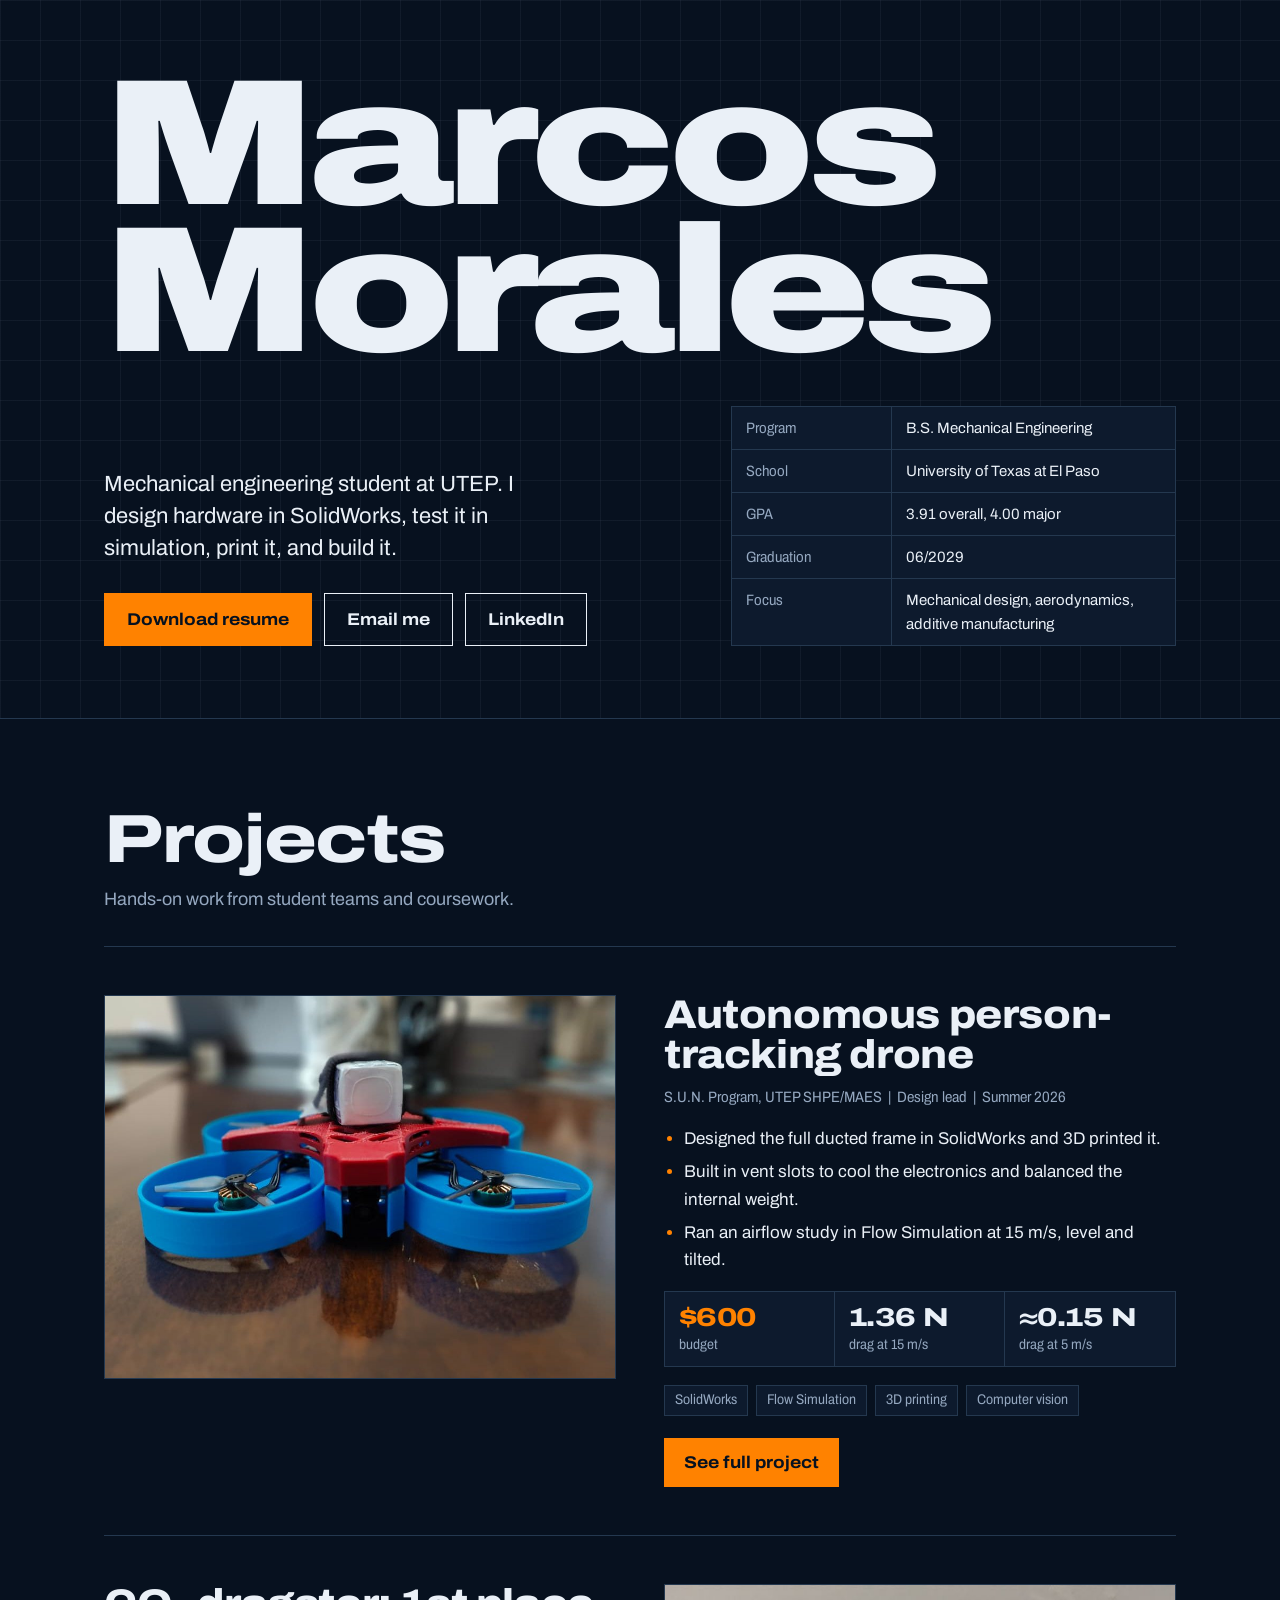
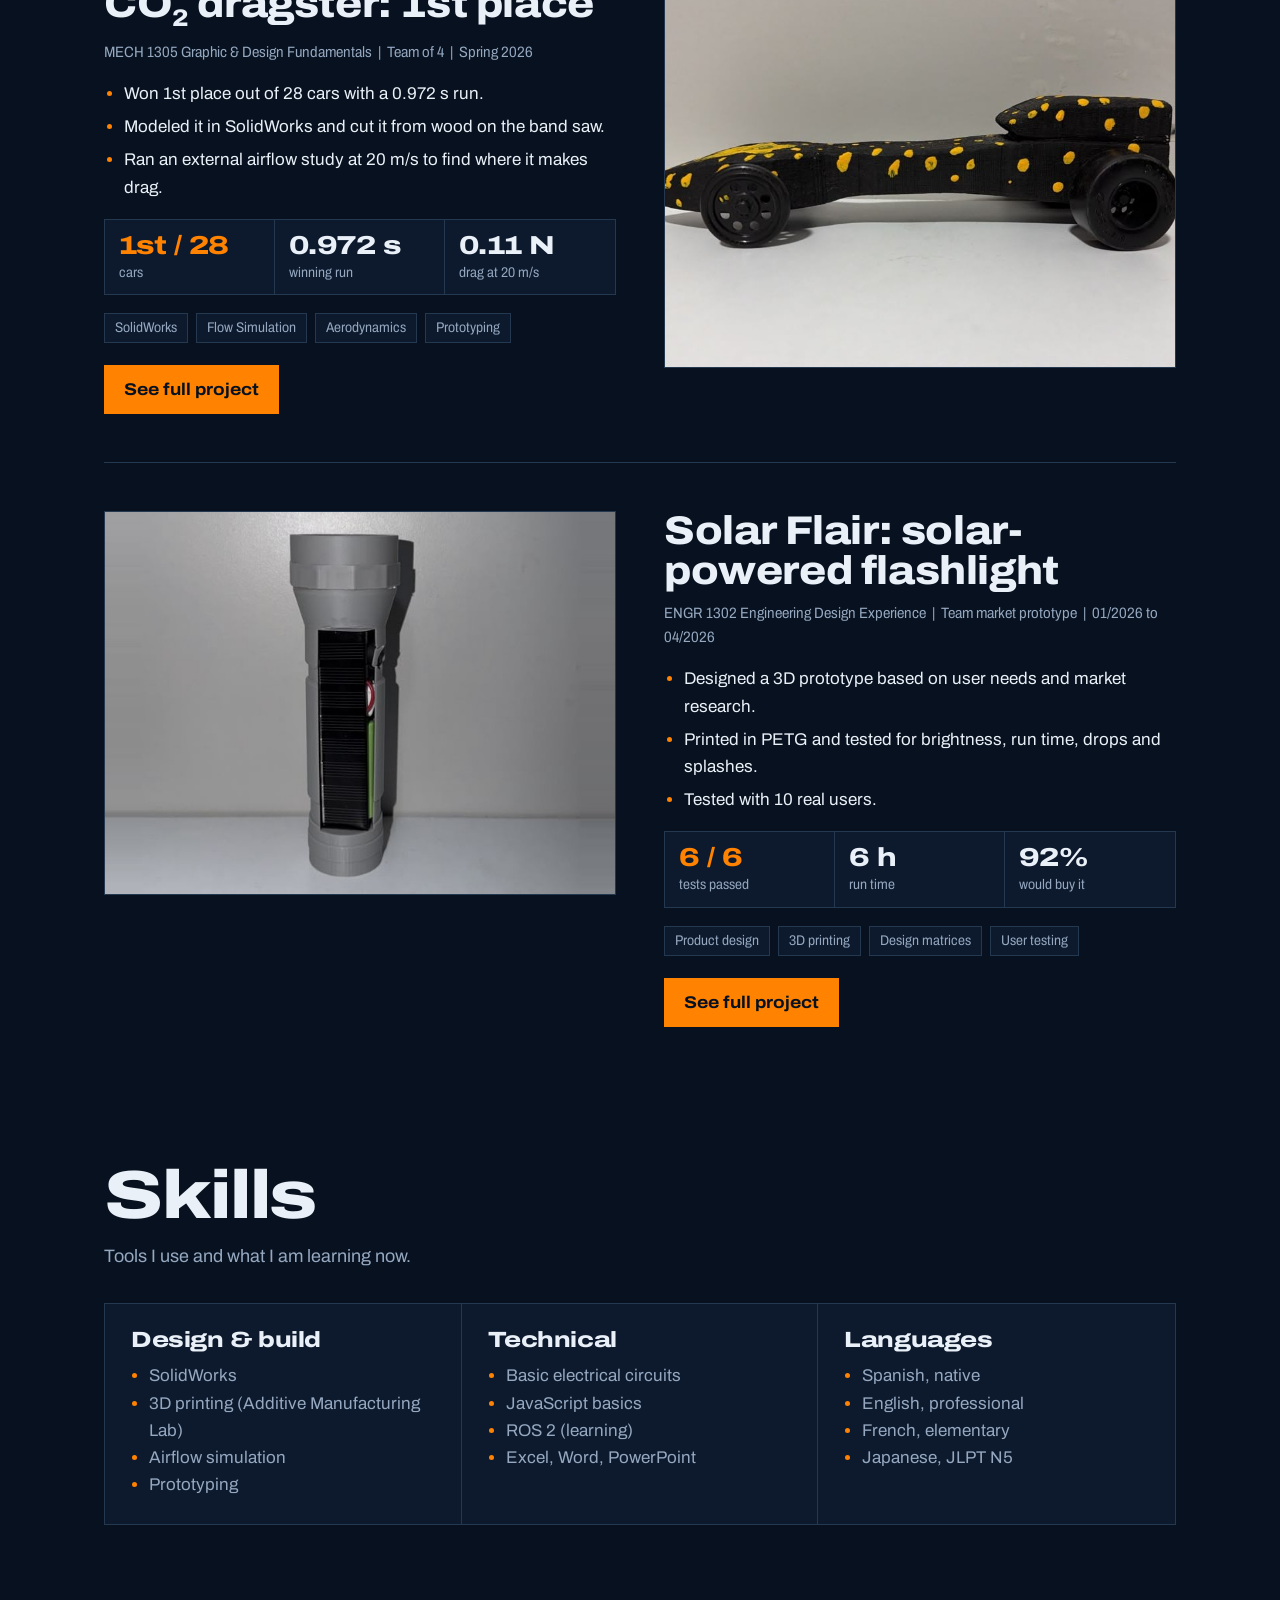
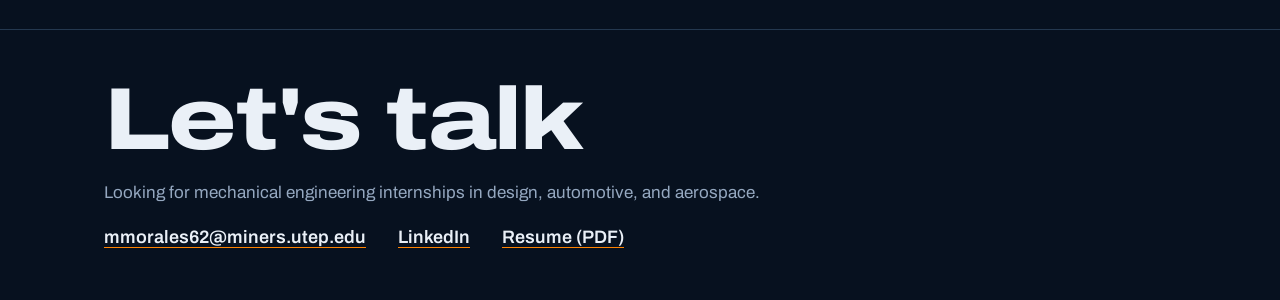
<file: index.html>
<!doctype html>
<html lang="en">
<head>
<meta charset="utf-8">
<meta name="viewport" content="width=device-width, initial-scale=1">
<meta name="theme-color" content="#07111F">
<title>Marcos Morales | Mechanical Engineering Portfolio</title>
<meta name="description" content="Mechanical engineering student at UTEP. Drone, dragster, and product design projects.">
<link rel="preconnect" href="https://fonts.googleapis.com">
<link rel="preconnect" href="https://fonts.gstatic.com" crossorigin>
<link href="https://fonts.googleapis.com/css2?family=Archivo:ital,wdth,wght@0,62..125,100..900;1,62..125,100..900&display=swap" rel="stylesheet">
<link rel="stylesheet" href="css/site.css?v=4">
</head>
<body class="home">

<header class="hero">
  <div class="wrap">
    <h1>Marcos<br>Morales</h1>
    <div class="home-row">
      <div>
        <p class="lede">Mechanical engineering student at UTEP. I design hardware in SolidWorks, test it in simulation, print it, and build it.</p>
        <div class="actions">
          <a class="btn primary" href="resume.pdf?v=5">Download resume</a>
          <a class="btn" href="mailto:mmorales62@miners.utep.edu">Email me</a>
          <a class="btn" href="https://www.linkedin.com/in/marcos-morales-8246943b0/">LinkedIn</a>
        </div>
      </div>
      <table class="titleblock" aria-label="Quick facts">
        <tr><td>Program</td><td>B.S. Mechanical Engineering</td></tr>
        <tr><td>School</td><td>University of Texas at El Paso</td></tr>
        <tr><td>GPA</td><td>3.91 overall, 4.00 major</td></tr>
        <tr><td>Graduation</td><td>06/2029</td></tr>
        <tr><td>Focus</td><td>Mechanical design, aerodynamics, additive manufacturing</td></tr>
      </table>
    </div>
  </div>
</header>

<main class="wrap">
  <section id="projects" aria-labelledby="projects-title">
    <h2 id="projects-title">Projects</h2>
    <p class="section-note">Hands-on work from student teams and coursework.</p>

    <article class="project has-page">
      <div class="shot">
        <img src="images/drone/card.jpg" alt="Finished ducted drone with a blue frame and red top cover, seen from the front" loading="lazy">
        <div class="placeholder"><span>Add photo</span></div>
      </div>
      <div>
        <h3><a class="project-link" href="projects/drone.html">Autonomous person-tracking drone</a></h3>
        <p class="meta">S.U.N. Program, UTEP SHPE/MAES &nbsp;|&nbsp; Design lead &nbsp;|&nbsp; Summer 2026</p>
        <ul>
          <li>Designed the full ducted frame in SolidWorks and 3D printed it.</li>
          <li>Built in vent slots to cool the electronics and balanced the internal weight.</li>
          <li>Ran an airflow study in Flow Simulation at 15 m/s, level and tilted.</li>
        </ul>
        <div class="card-results" aria-label="Results">
          <div><b>$600</b><span>budget</span></div>
          <div><b>1.36 N</b><span>drag at 15 m/s</span></div>
          <div><b>&asymp;0.15 N</b><span>drag at 5 m/s</span></div>
        </div>
        <ul class="tools"><li>SolidWorks</li><li>Flow Simulation</li><li>3D printing</li><li>Computer vision</li></ul>
        <span class="see-more">See full project</span>
      </div>
    </article>

    <article class="project has-page">
      <div class="shot">
        <img src="images/dragster/card.jpg" alt="Black wooden dragster with yellow dots, seen from the side" loading="lazy">
        <div class="placeholder"><span>Add photo</span></div>
      </div>
      <div>
        <h3><a class="project-link" href="projects/dragster.html">CO<sub>2</sub> dragster: 1st place</a></h3>
        <p class="meta">MECH 1305 Graphic &amp; Design Fundamentals &nbsp;|&nbsp; Team of 4 &nbsp;|&nbsp; Spring 2026</p>
        <ul>
          <li>Won 1st place out of 28 cars with a 0.972 s run.</li>
          <li>Modeled it in SolidWorks and cut it from wood on the band saw.</li>
          <li>Ran an external airflow study at 20 m/s to find where it makes drag.</li>
        </ul>
        <div class="card-results" aria-label="Results">
          <div><b>1st / 28</b><span>cars</span></div>
          <div><b>0.972 s</b><span>winning run</span></div>
          <div><b>0.11 N</b><span>drag at 20 m/s</span></div>
        </div>
        <ul class="tools"><li>SolidWorks</li><li>Flow Simulation</li><li>Aerodynamics</li><li>Prototyping</li></ul>
        <span class="see-more">See full project</span>
      </div>
    </article>

    <article class="project has-page">
      <div class="shot">
        <img src="images/solar-flair/card.jpg" alt="3D printed Solar Flair flashlight prototype" loading="lazy">
        <div class="placeholder"><span>Add photo</span></div>
      </div>
      <div>
        <h3><a class="project-link" href="projects/solar-flair.html">Solar Flair: solar-powered flashlight</a></h3>
        <p class="meta">ENGR 1302 Engineering Design Experience &nbsp;|&nbsp; Team market prototype &nbsp;|&nbsp; 01/2026 to 04/2026</p>
        <ul>
          <li>Designed a 3D prototype based on user needs and market research.</li>
          <li>Printed in PETG and tested for brightness, run time, drops and splashes.</li>
          <li>Tested with 10 real users.</li>
        </ul>
        <div class="card-results" aria-label="Results">
          <div><b>6 / 6</b><span>tests passed</span></div>
          <div><b>6 h</b><span>run time</span></div>
          <div><b>92%</b><span>would buy it</span></div>
        </div>
        <ul class="tools"><li>Product design</li><li>3D printing</li><li>Design matrices</li><li>User testing</li></ul>
        <span class="see-more">See full project</span>
      </div>
    </article>
  </section>

  <section id="skills" aria-labelledby="skills-title">
    <h2 id="skills-title">Skills</h2>
    <p class="section-note">Tools I use and what I am learning now.</p>
    <div class="skills">
      <div>
        <h4>Design &amp; build</h4>
        <ul>
          <li>SolidWorks</li>
          <li>3D printing (Additive Manufacturing Lab)</li>
          <li>Airflow simulation</li>
          <li>Prototyping</li>
        </ul>
      </div>
      <div>
        <h4>Technical</h4>
        <ul>
          <li>Basic electrical circuits</li>
          <li>JavaScript basics</li>
          <li>ROS 2 (learning)</li>
          <li>Excel, Word, PowerPoint</li>
        </ul>
      </div>
      <div>
        <h4>Languages</h4>
        <ul>
          <li>Spanish, native</li>
          <li>English, professional</li>
          <li>French, elementary</li>
          <li>Japanese, JLPT N5</li>
        </ul>
      </div>
    </div>
  </section>
</main>

<footer>
  <div class="wrap">
    <h2>Let's talk</h2>
    <p>Looking for mechanical engineering internships in design, automotive, and aerospace.</p>
    <div class="contact">
      <a href="mailto:mmorales62@miners.utep.edu">mmorales62@miners.utep.edu</a>
      <a href="https://www.linkedin.com/in/marcos-morales-8246943b0/">LinkedIn</a>
      <a href="resume.pdf?v=5">Resume (PDF)</a>
    </div>
  </div>
</footer>

<script>
  document.querySelectorAll('.shot img').forEach(function (img) {
    function mark() { img.parentElement.classList.add('missing'); }
    if (img.complete && img.naturalWidth === 0) mark();
    img.addEventListener('error', mark);
  });
</script>
</body>
</html>
</file>
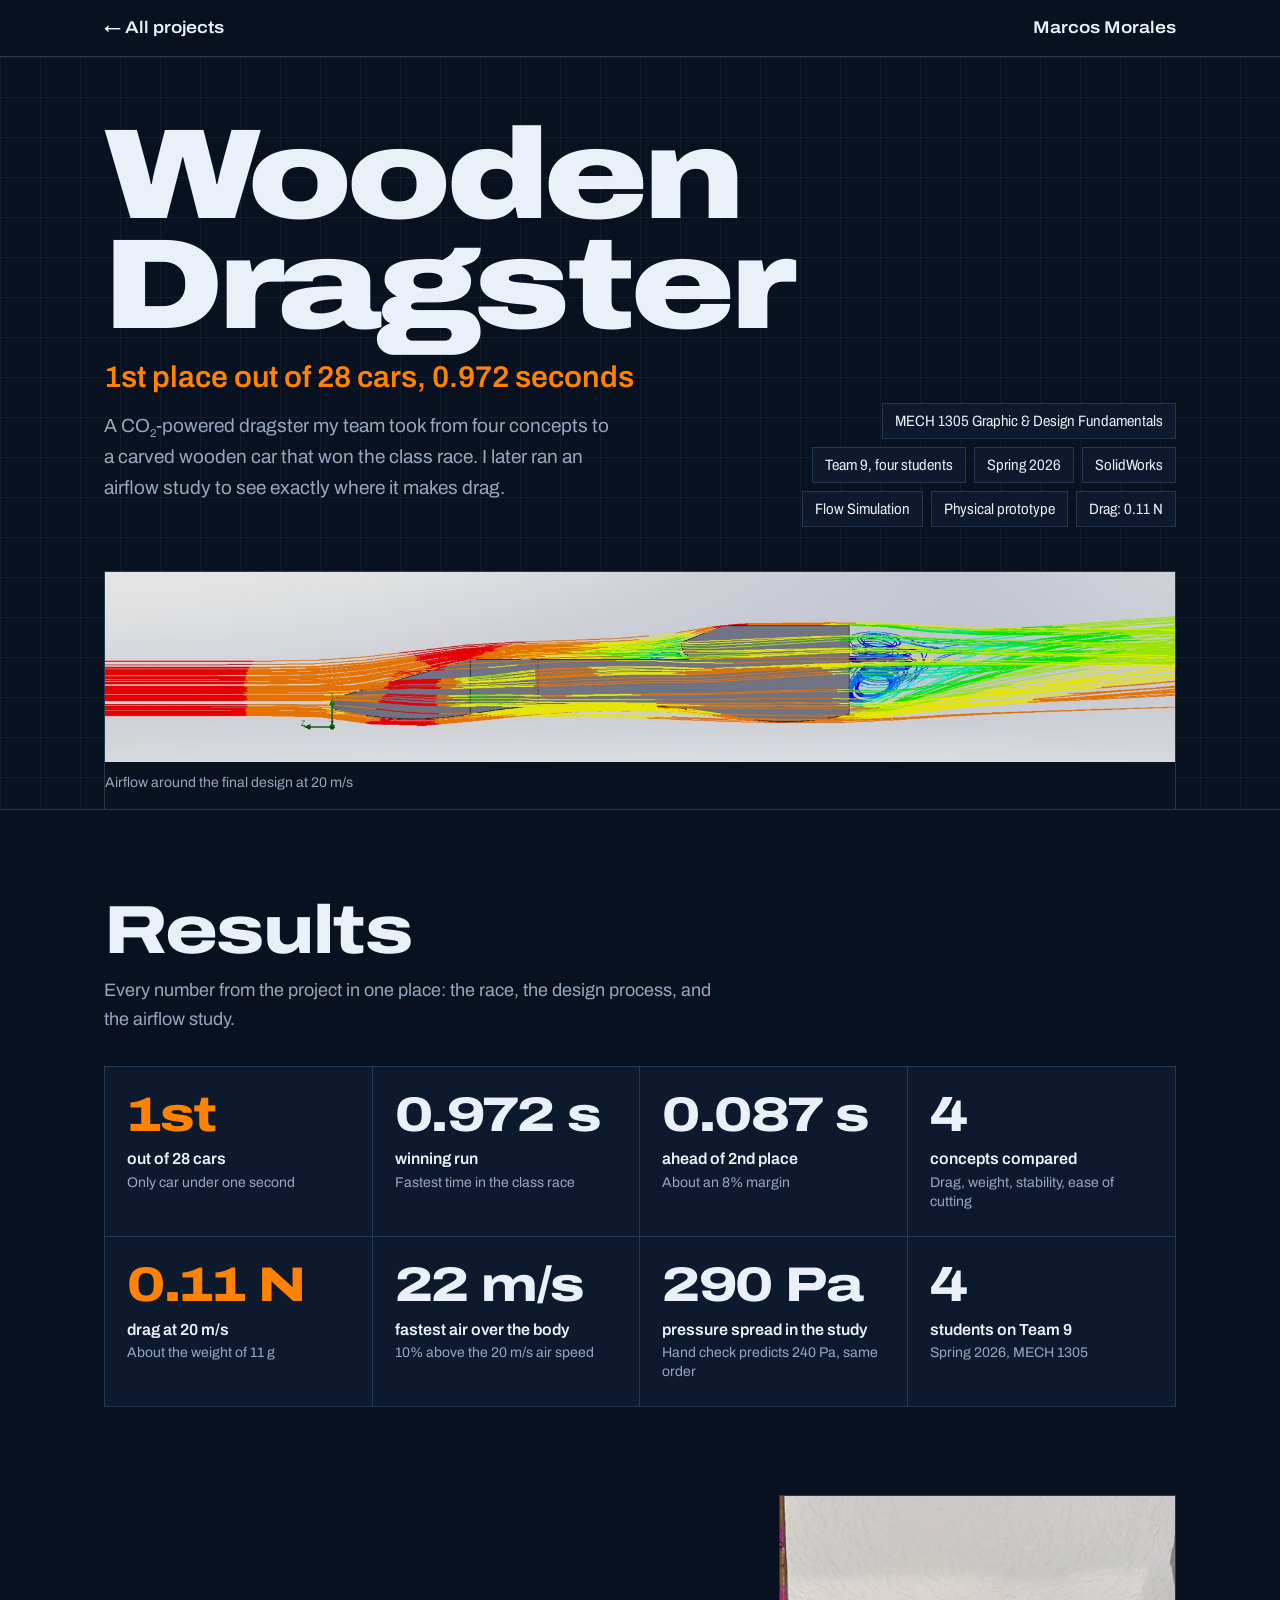
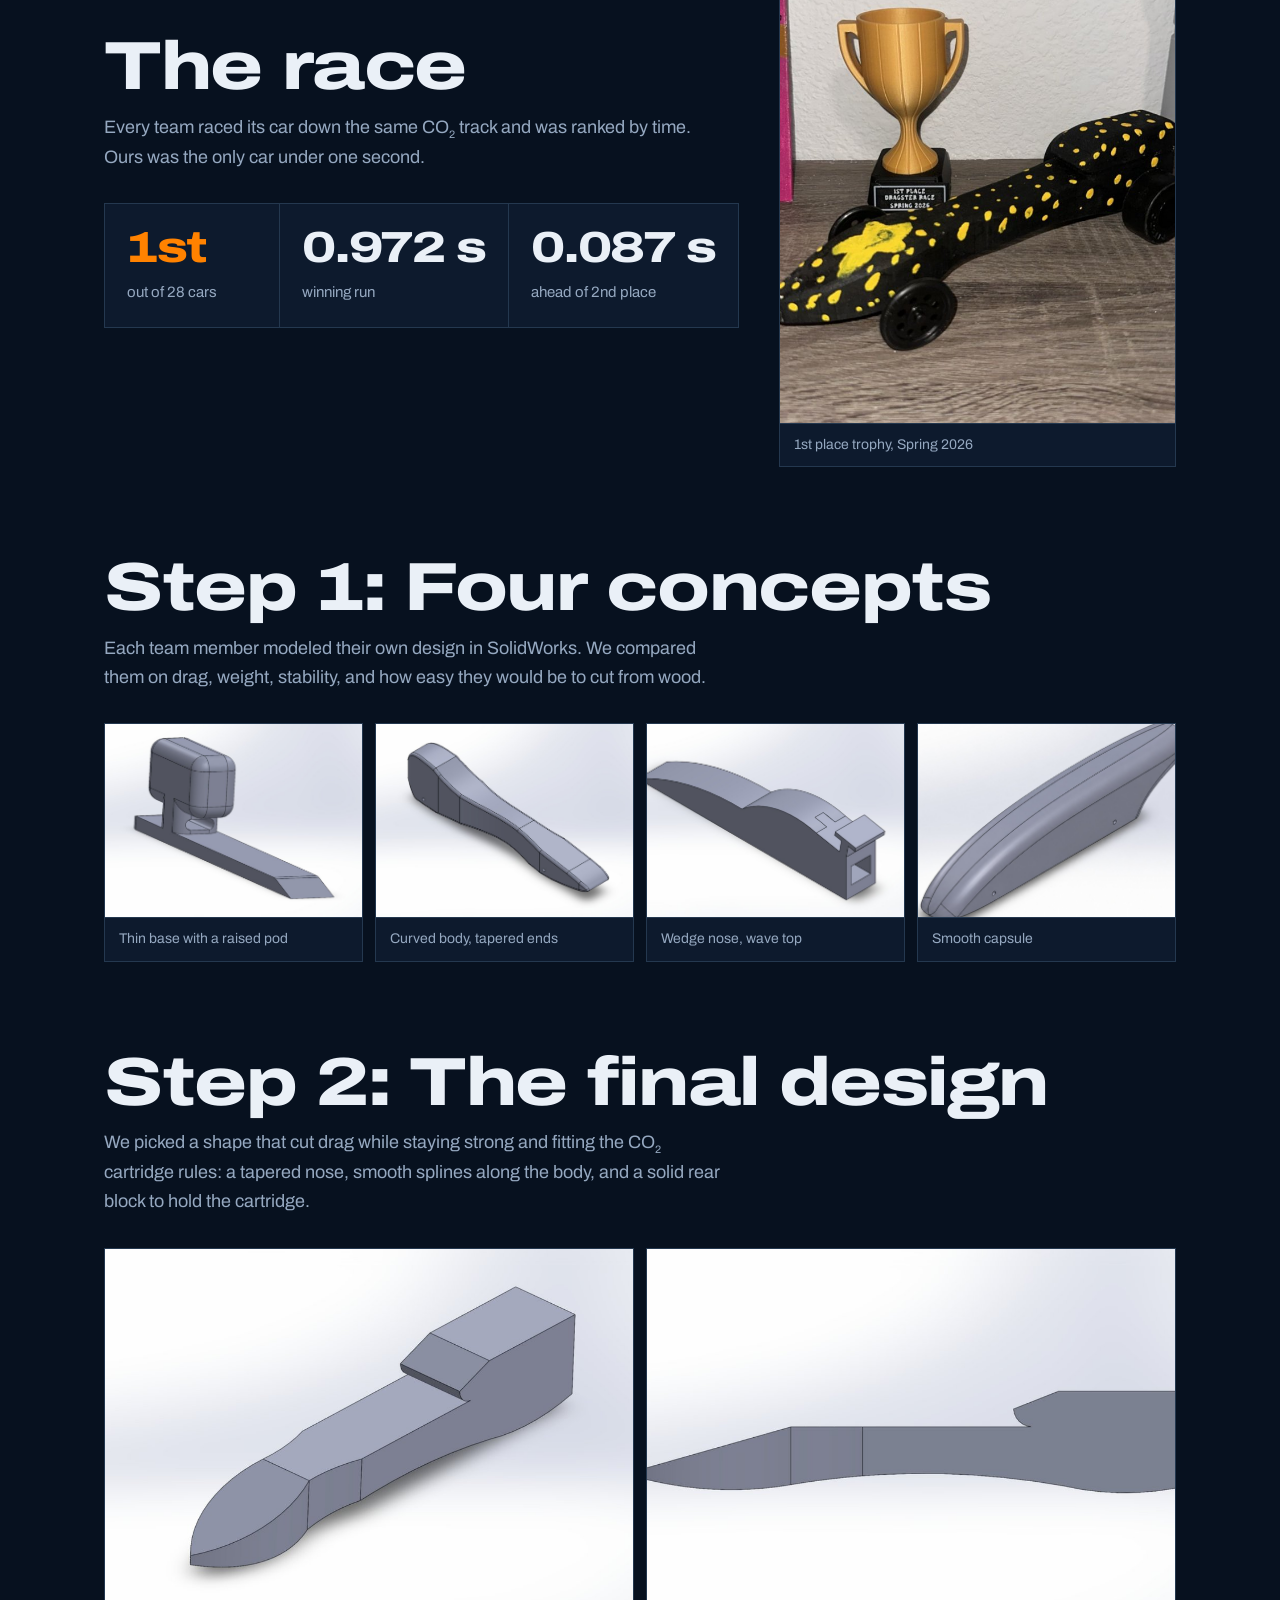
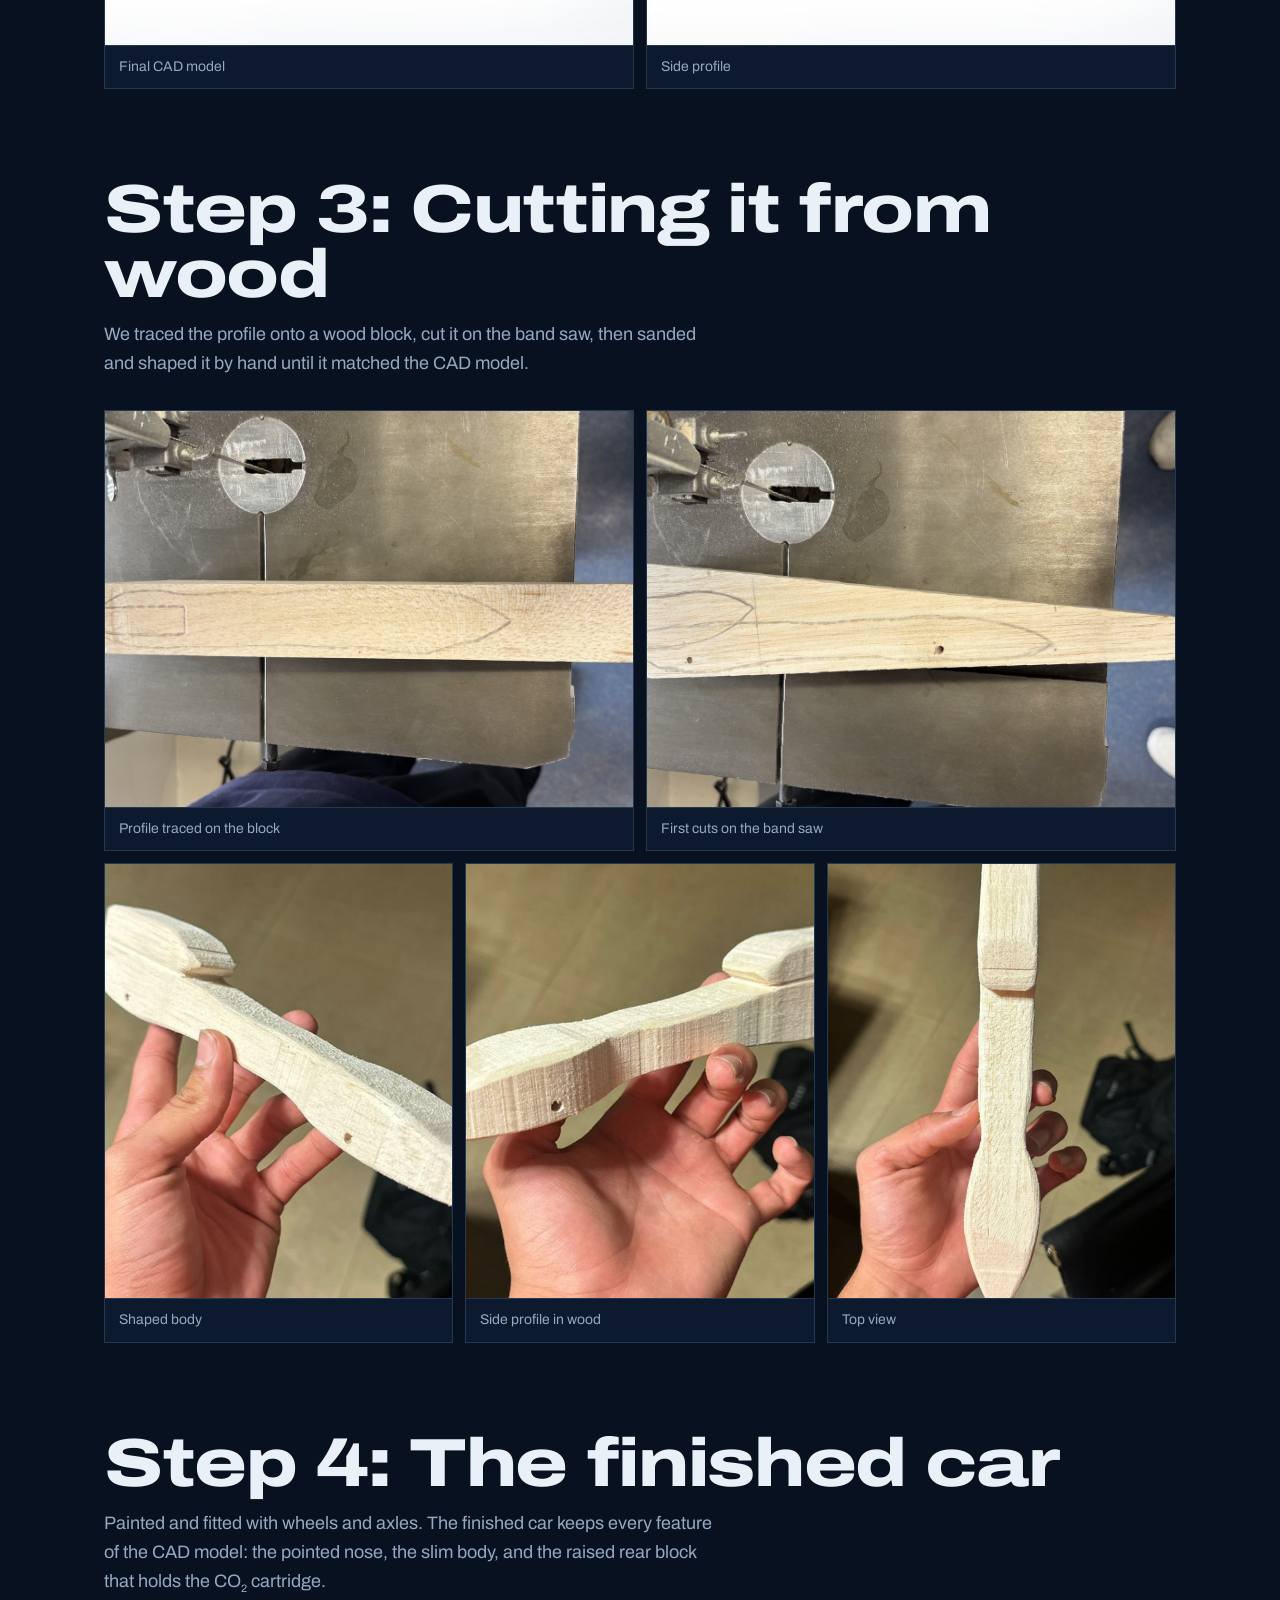
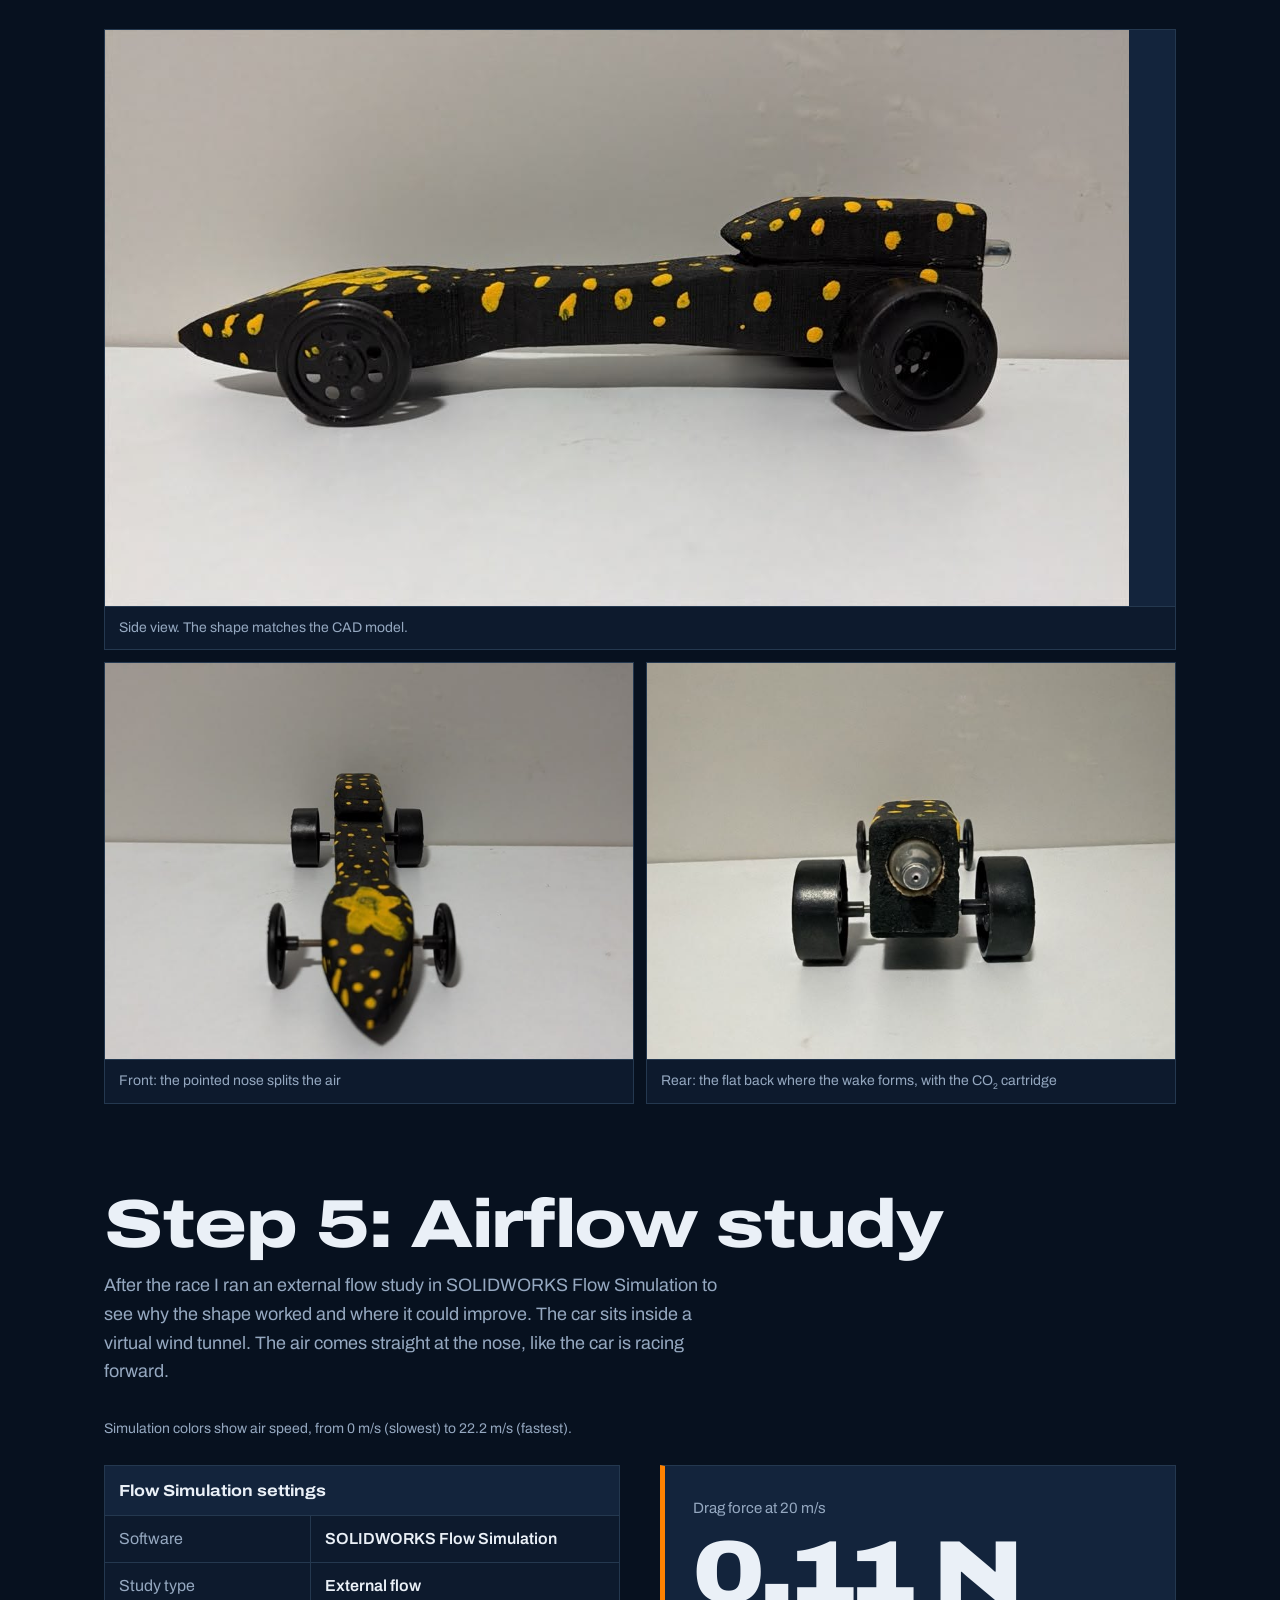
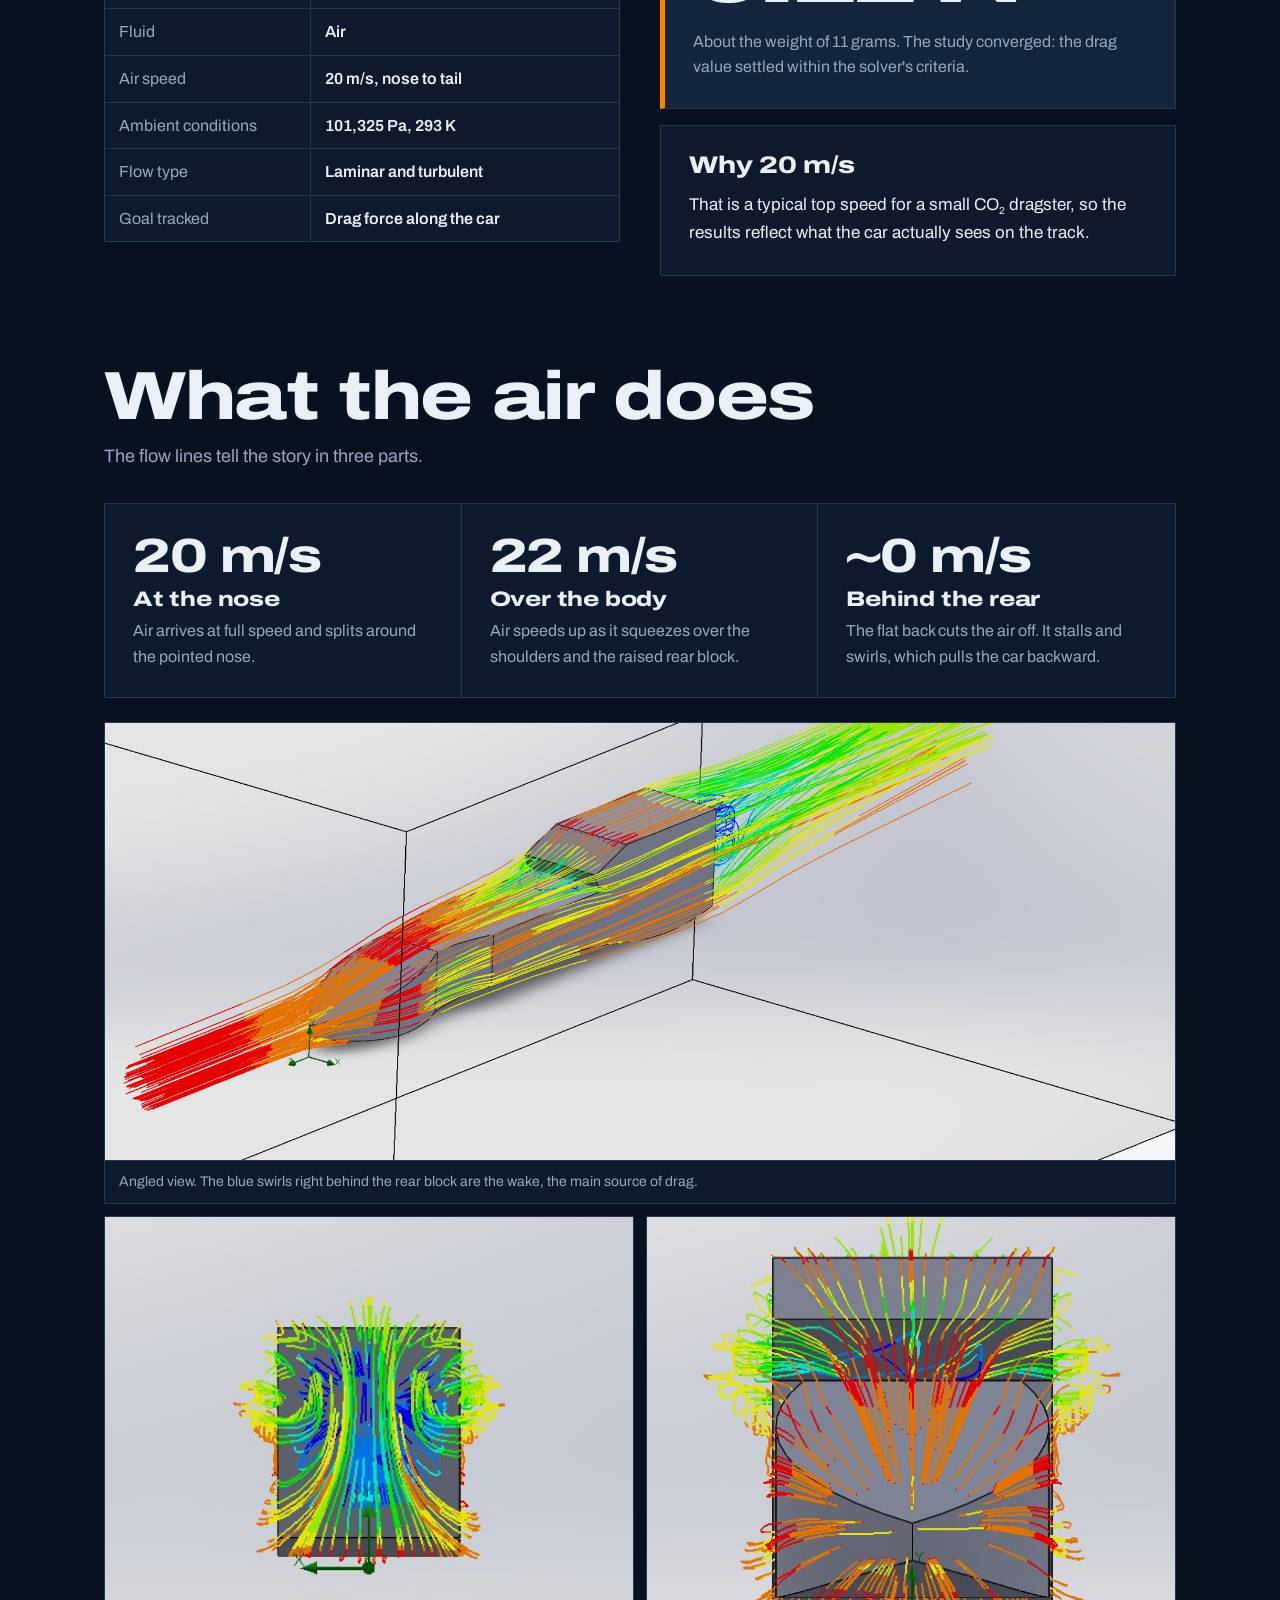
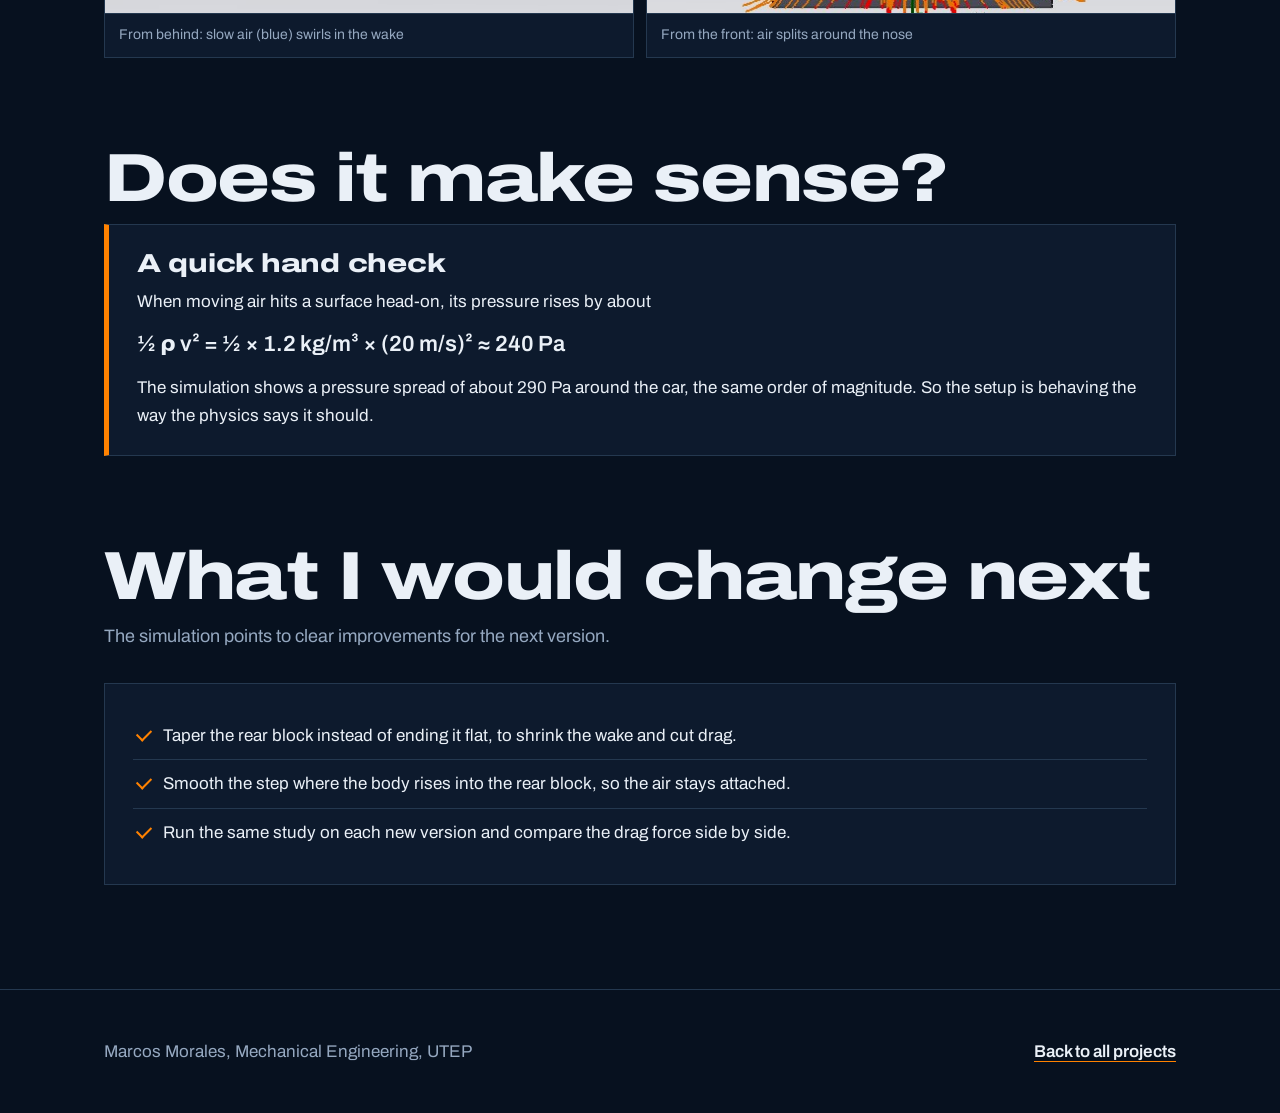
<file: projects/dragster.html>
<!doctype html>
<html lang="en">
<head>
<meta charset="utf-8">
<meta name="viewport" content="width=device-width, initial-scale=1">
<meta name="theme-color" content="#07111F">
<title>Wooden Dragster | Marcos Morales</title>
<meta name="description" content="Wooden dragster designed in SolidWorks, with an airflow study in SOLIDWORKS Flow Simulation.">
<link rel="preconnect" href="https://fonts.googleapis.com">
<link rel="preconnect" href="https://fonts.gstatic.com" crossorigin>
<link href="https://fonts.googleapis.com/css2?family=Archivo:ital,wdth,wght@0,62..125,100..900;1,62..125,100..900&display=swap" rel="stylesheet">
<link rel="stylesheet" href="../css/site.css?v=4">
</head>
<body class="page">

<nav class="topbar" aria-label="Site">
  <div class="wrap">
    <a class="back" href="../index.html#projects">All projects</a>
    <a href="../index.html">Marcos Morales</a>
  </div>
</nav>

<header class="hero">
  <div class="wrap">
    <h1>Wooden Dragster</h1>
    <div class="hero-top">
      <div>
        <p class="sub">1st place out of 28 cars, 0.972 seconds</p>
        <p>A CO<sub>2</sub>-powered dragster my team took from four concepts to a carved wooden car that won the class race. I later ran an airflow study to see exactly where it makes drag.</p>
      </div>
      <ul class="facts" aria-label="Project facts">
        <li>MECH 1305 Graphic &amp; Design Fundamentals</li>
        <li>Team 9, four students</li>
        <li>Spring 2026</li>
        <li>SolidWorks</li>
        <li>Flow Simulation</li>
        <li>Physical prototype</li>
        <li>Drag: 0.11 N</li>
      </ul>
    </div>
    <figure class="hero-sim">
      <img src="../images/dragster/side.jpg" alt="Side view of the airflow simulation: air lines colored by speed wrap around the dragster and swirl behind the flat rear">
      <figcaption class="hero-cap">Airflow around the final design at 20 m/s</figcaption>
    </figure>
  </div>
</header>

<main class="wrap">





  <section aria-labelledby="results-all">
    <h2 id="results-all">Results</h2>
    <p class="lead">Every number from the project in one place: the race, the design process, and the airflow study.</p>
    <div class="results-grid">
      <div class="result key"><b>1st</b><span>out of 28 cars</span><small>Only car under one second</small></div>
      <div class="result"><b>0.972 s</b><span>winning run</span><small>Fastest time in the class race</small></div>
      <div class="result"><b>0.087 s</b><span>ahead of 2nd place</span><small>About an 8% margin</small></div>
      <div class="result"><b>4</b><span>concepts compared</span><small>Drag, weight, stability, ease of cutting</small></div>
      <div class="result key"><b>0.11 N</b><span>drag at 20 m/s</span><small>About the weight of 11 g</small></div>
      <div class="result"><b>22 m/s</b><span>fastest air over the body</span><small>10% above the 20 m/s air speed</small></div>
      <div class="result"><b>290 Pa</b><span>pressure spread in the study</span><small>Hand check predicts 240 Pa, same order</small></div>
      <div class="result"><b>4</b><span>students on Team 9</span><small>Spring 2026, MECH 1305</small></div>
    </div>
  </section>

  <section class="win" aria-labelledby="race">
    <div class="win-grid">
      <div>
        <h2 id="race">The race</h2>
        <p class="lead">Every team raced its car down the same CO<sub>2</sub> track and was ranked by time. Ours was the only car under one second.</p>
        <div class="race-stats">
          <div><b>1st</b><span>out of 28 cars</span></div>
          <div><b>0.972 s</b><span>winning run</span></div>
          <div><b>0.087 s</b><span>ahead of 2nd place</span></div>
        </div>
      </div>
      <figure class="fig trophy"><img src="../images/dragster/trophy.jpg" alt="The finished dragster next to a gold trophy reading 1st place, dragster race, Spring 2026" loading="lazy"><figcaption>1st place trophy, Spring 2026</figcaption></figure>
    </div>
  </section>

  <section aria-labelledby="concepts">
    <h2 id="concepts">Step 1: Four concepts</h2>
    <p class="lead">Each team member modeled their own design in SolidWorks. We compared them on drag, weight, stability, and how easy they would be to cut from wood.</p>
    <div class="concepts">
      <figure class="fig"><img src="../images/dragster/concept-1.jpg" alt="Concept with a thin flat base and a rounded block on top" loading="lazy"><figcaption>Thin base with a raised pod</figcaption></figure>
      <figure class="fig"><img src="../images/dragster/concept-2.jpg" alt="Concept with a long curved body that tapers at both ends" loading="lazy"><figcaption>Curved body, tapered ends</figcaption></figure>
      <figure class="fig"><img src="../images/dragster/concept-3.jpg" alt="Concept with a wedge nose and a wave-shaped top" loading="lazy"><figcaption>Wedge nose, wave top</figcaption></figure>
      <figure class="fig"><img src="../images/dragster/concept-4.jpg" alt="Concept shaped like a smooth rounded capsule" loading="lazy"><figcaption>Smooth capsule</figcaption></figure>
    </div>
  </section>

  <section aria-labelledby="final">
    <h2 id="final">Step 2: The final design</h2>
    <p class="lead">We picked a shape that cut drag while staying strong and fitting the CO<sub>2</sub> cartridge rules: a tapered nose, smooth splines along the body, and a solid rear block to hold the cartridge.</p>
    <div class="views">
      <figure class="fig"><img src="../images/dragster/final-cad.jpg" alt="Final dragster design in SolidWorks, angled view" loading="lazy"><figcaption>Final CAD model</figcaption></figure>
      <figure class="fig"><img src="../images/dragster/final-profile.jpg" alt="Final dragster design seen from the side" loading="lazy"><figcaption>Side profile</figcaption></figure>
    </div>
  </section>

  <section aria-labelledby="build">
    <h2 id="build">Step 3: Cutting it from wood</h2>
    <p class="lead">We traced the profile onto a wood block, cut it on the band saw, then sanded and shaped it by hand until it matched the CAD model.</p>
    <div class="views">
      <figure class="fig"><img src="../images/dragster/cut-1.jpg" alt="Wood block with the dragster outline traced on it, on the band saw" loading="lazy"><figcaption>Profile traced on the block</figcaption></figure>
      <figure class="fig"><img src="../images/dragster/cut-2.jpg" alt="Wood block after the first band saw cut" loading="lazy"><figcaption>First cuts on the band saw</figcaption></figure>
    </div>
    <div class="build-row">
      <figure class="fig"><img src="../images/dragster/shape-1.jpg" alt="Carved wooden body held in hand, angled view" loading="lazy"><figcaption>Shaped body</figcaption></figure>
      <figure class="fig"><img src="../images/dragster/shape-2.jpg" alt="Carved wooden body held in hand, side view" loading="lazy"><figcaption>Side profile in wood</figcaption></figure>
      <figure class="fig"><img src="../images/dragster/shape-3.jpg" alt="Carved wooden body held in hand, top view" loading="lazy"><figcaption>Top view</figcaption></figure>
    </div>
  </section>

  <section aria-labelledby="real">
    <h2 id="real">Step 4: The finished car</h2>
    <p class="lead">Painted and fitted with wheels and axles. The finished car keeps every feature of the CAD model: the pointed nose, the slim body, and the raised rear block that holds the CO<sub>2</sub> cartridge.</p>
    <figure class="fig">
      <img src="../images/dragster/real-side.jpg" alt="Side view of the finished black wooden dragster with yellow dots and the CO2 cartridge at the rear" loading="lazy">
      <figcaption>Side view. The shape matches the CAD model.</figcaption>
    </figure>
    <div class="views">
      <figure class="fig"><img src="../images/dragster/real-front.jpg" alt="Front view of the wooden dragster showing the pointed nose" loading="lazy" style="object-fit:cover"><figcaption>Front: the pointed nose splits the air</figcaption></figure>
      <figure class="fig"><img src="../images/dragster/real-rear.jpg" alt="Rear view of the wooden dragster showing the CO2 cartridge in the rear block" loading="lazy" style="object-fit:cover"><figcaption>Rear: the flat back where the wake forms, with the CO<sub>2</sub> cartridge</figcaption></figure>
    </div>
  </section>
  <section aria-labelledby="setup">
    <h2 id="setup">Step 5: Airflow study</h2>
    <p class="lead">After the race I ran an external flow study in SOLIDWORKS Flow Simulation to see why the shape worked and where it could improve. The car sits inside a virtual wind tunnel. The air comes straight at the nose, like the car is racing forward.</p>
    <p class="scale">Simulation colors show air speed, from 0 m/s (slowest) to 22.2 m/s (fastest).</p>
    <div class="two" style="margin-top:24px">
      <table class="spec">
        <caption>Flow Simulation settings</caption>
        <tbody>
          <tr><th scope="row">Software</th><td>SOLIDWORKS Flow Simulation</td></tr>
          <tr><th scope="row">Study type</th><td>External flow</td></tr>
          <tr><th scope="row">Fluid</th><td>Air</td></tr>
          <tr><th scope="row">Air speed</th><td>20 m/s, nose to tail</td></tr>
          <tr><th scope="row">Ambient conditions</th><td>101,325 Pa, 293 K</td></tr>
          <tr><th scope="row">Flow type</th><td>Laminar and turbulent</td></tr>
          <tr><th scope="row">Goal tracked</th><td>Drag force along the car</td></tr>
        </tbody>
      </table>
      <div>
        <div class="drag-result">
          <span>Drag force at 20 m/s</span>
          <b>0.11 N</b>
          <p>About the weight of 11 grams. The study converged: the drag value settled within the solver's criteria.</p>
        </div>
        <div class="panel" style="margin-top:16px">
          <h3>Why 20 m/s</h3>
          <p style="margin:0">That is a typical top speed for a small CO<sub>2</sub> dragster, so the results reflect what the car actually sees on the track.</p>
        </div>
      </div>
    </div>
  </section>
  <section aria-labelledby="results">
    <h2 id="results">What the air does</h2>
    <p class="lead">The flow lines tell the story in three parts.</p>
    <div class="findings">
      <div class="finding"><b>20 m/s</b><h3>At the nose</h3><p>Air arrives at full speed and splits around the pointed nose.</p></div>
      <div class="finding"><b>22 m/s</b><h3>Over the body</h3><p>Air speeds up as it squeezes over the shoulders and the raised rear block.</p></div>
      <div class="finding"><b>~0 m/s</b><h3>Behind the rear</h3><p>The flat back cuts the air off. It stalls and swirls, which pulls the car backward.</p></div>
    </div>
    <figure class="fig" style="margin-top:24px">
      <img src="../images/dragster/iso.jpg" alt="Angled view of the flow lines around the dragster" loading="lazy">
      <figcaption>Angled view. The blue swirls right behind the rear block are the wake, the main source of drag.</figcaption>
    </figure>
    <div class="views">
      <figure class="fig"><img src="../images/dragster/rear.jpg" alt="View from behind the car showing the swirling wake" loading="lazy"><figcaption>From behind: slow air (blue) swirls in the wake</figcaption></figure>
      <figure class="fig"><img src="../images/dragster/front.jpg" alt="View from the front showing air splitting around the nose" loading="lazy"><figcaption>From the front: air splits around the nose</figcaption></figure>
    </div>
  </section>
  <section aria-labelledby="check">
    <h2 id="check">Does it make sense?</h2>
    <div class="callout">
      <h3>A quick hand check</h3>
      <p>When moving air hits a surface head-on, its pressure rises by about</p>
      <p class="math">½ ρ v² = ½ × 1.2 kg/m³ × (20 m/s)² ≈ 240 Pa</p>
      <p>The simulation shows a pressure spread of about 290 Pa around the car, the same order of magnitude. So the setup is behaving the way the physics says it should.</p>
    </div>
  </section>
  <section aria-labelledby="next">
    <h2 id="next">What I would change next</h2>
    <p class="lead">The simulation points to clear improvements for the next version.</p>
    <div class="panel">
      <ul class="checks">
        <li>Taper the rear block instead of ending it flat, to shrink the wake and cut drag.</li>
        <li>Smooth the step where the body rises into the rear block, so the air stays attached.</li>
        <li>Run the same study on each new version and compare the drag force side by side.</li>
      </ul>
    </div>
  </section>
</main>

<footer>
  <div class="wrap row">
    <span>Marcos Morales, Mechanical Engineering, UTEP</span>
    <a href="../index.html#projects">Back to all projects</a>
  </div>
</footer>

</body>
</html>
</file>
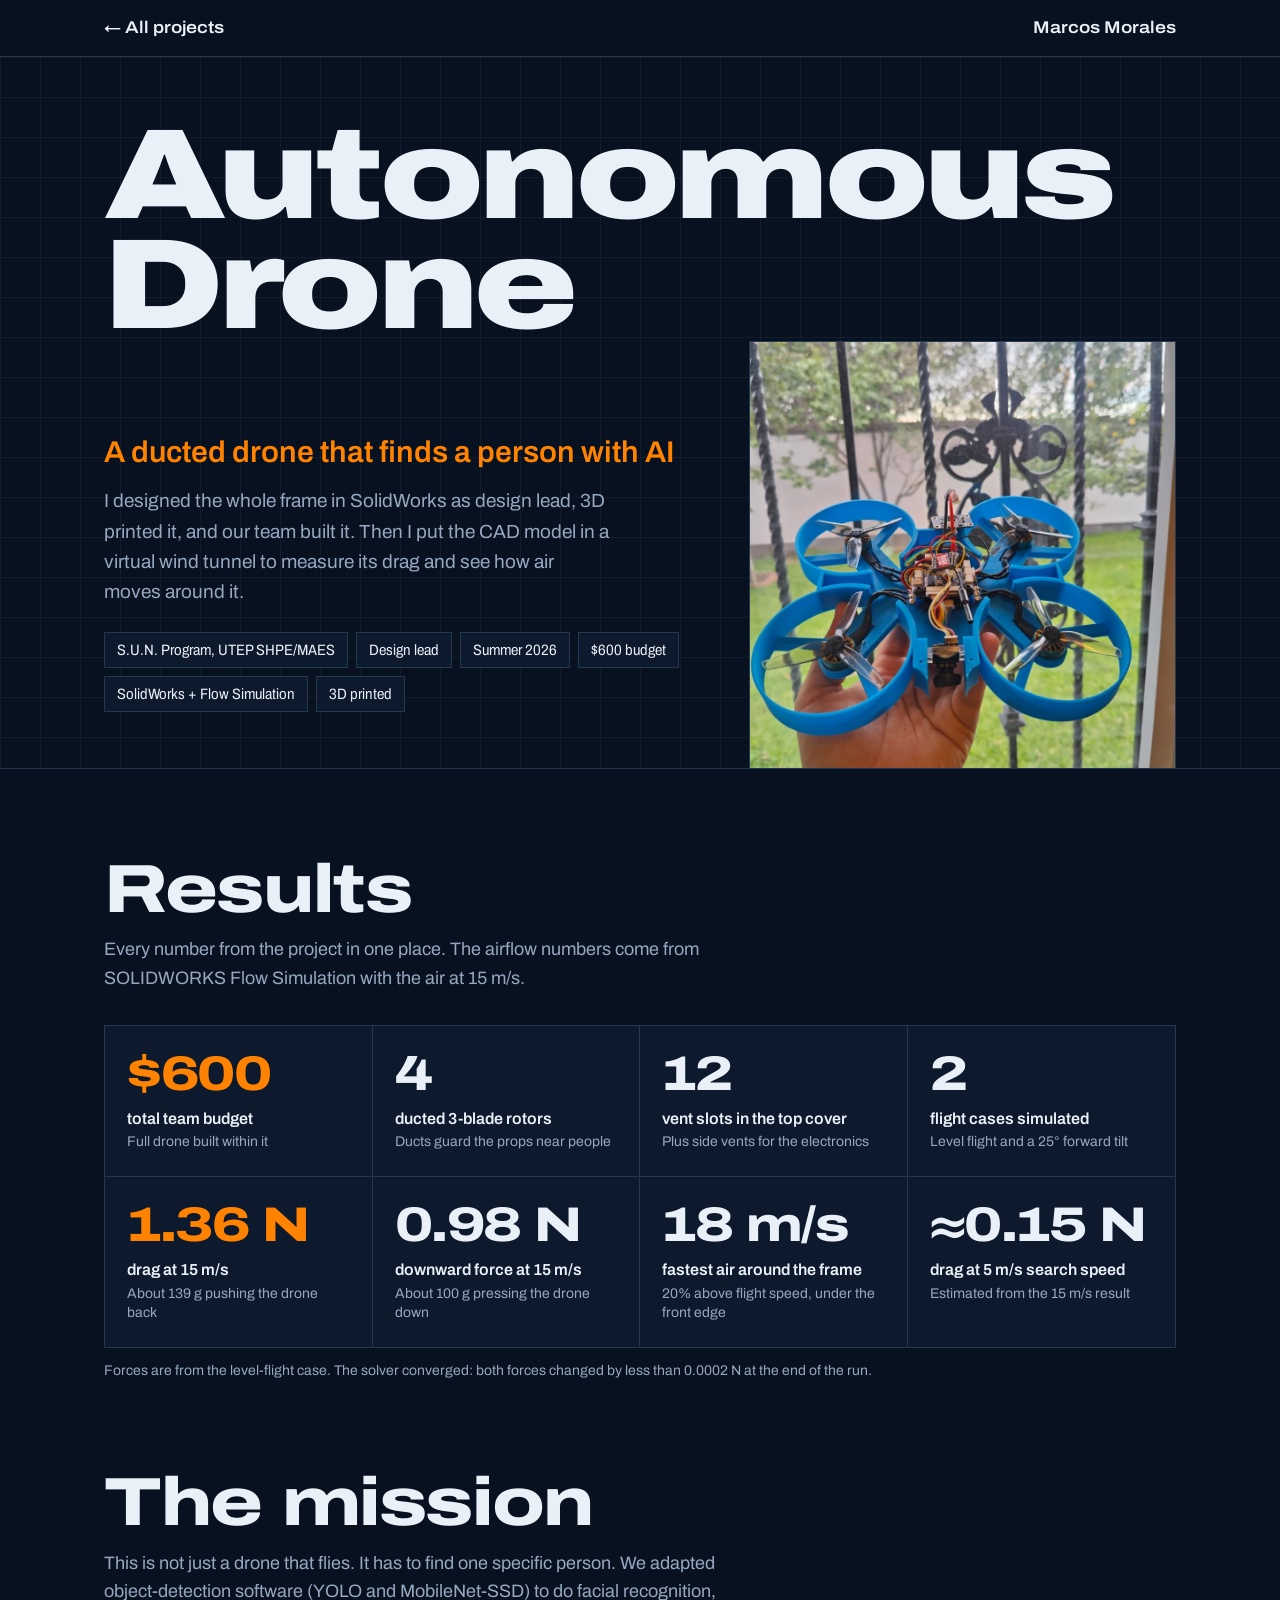
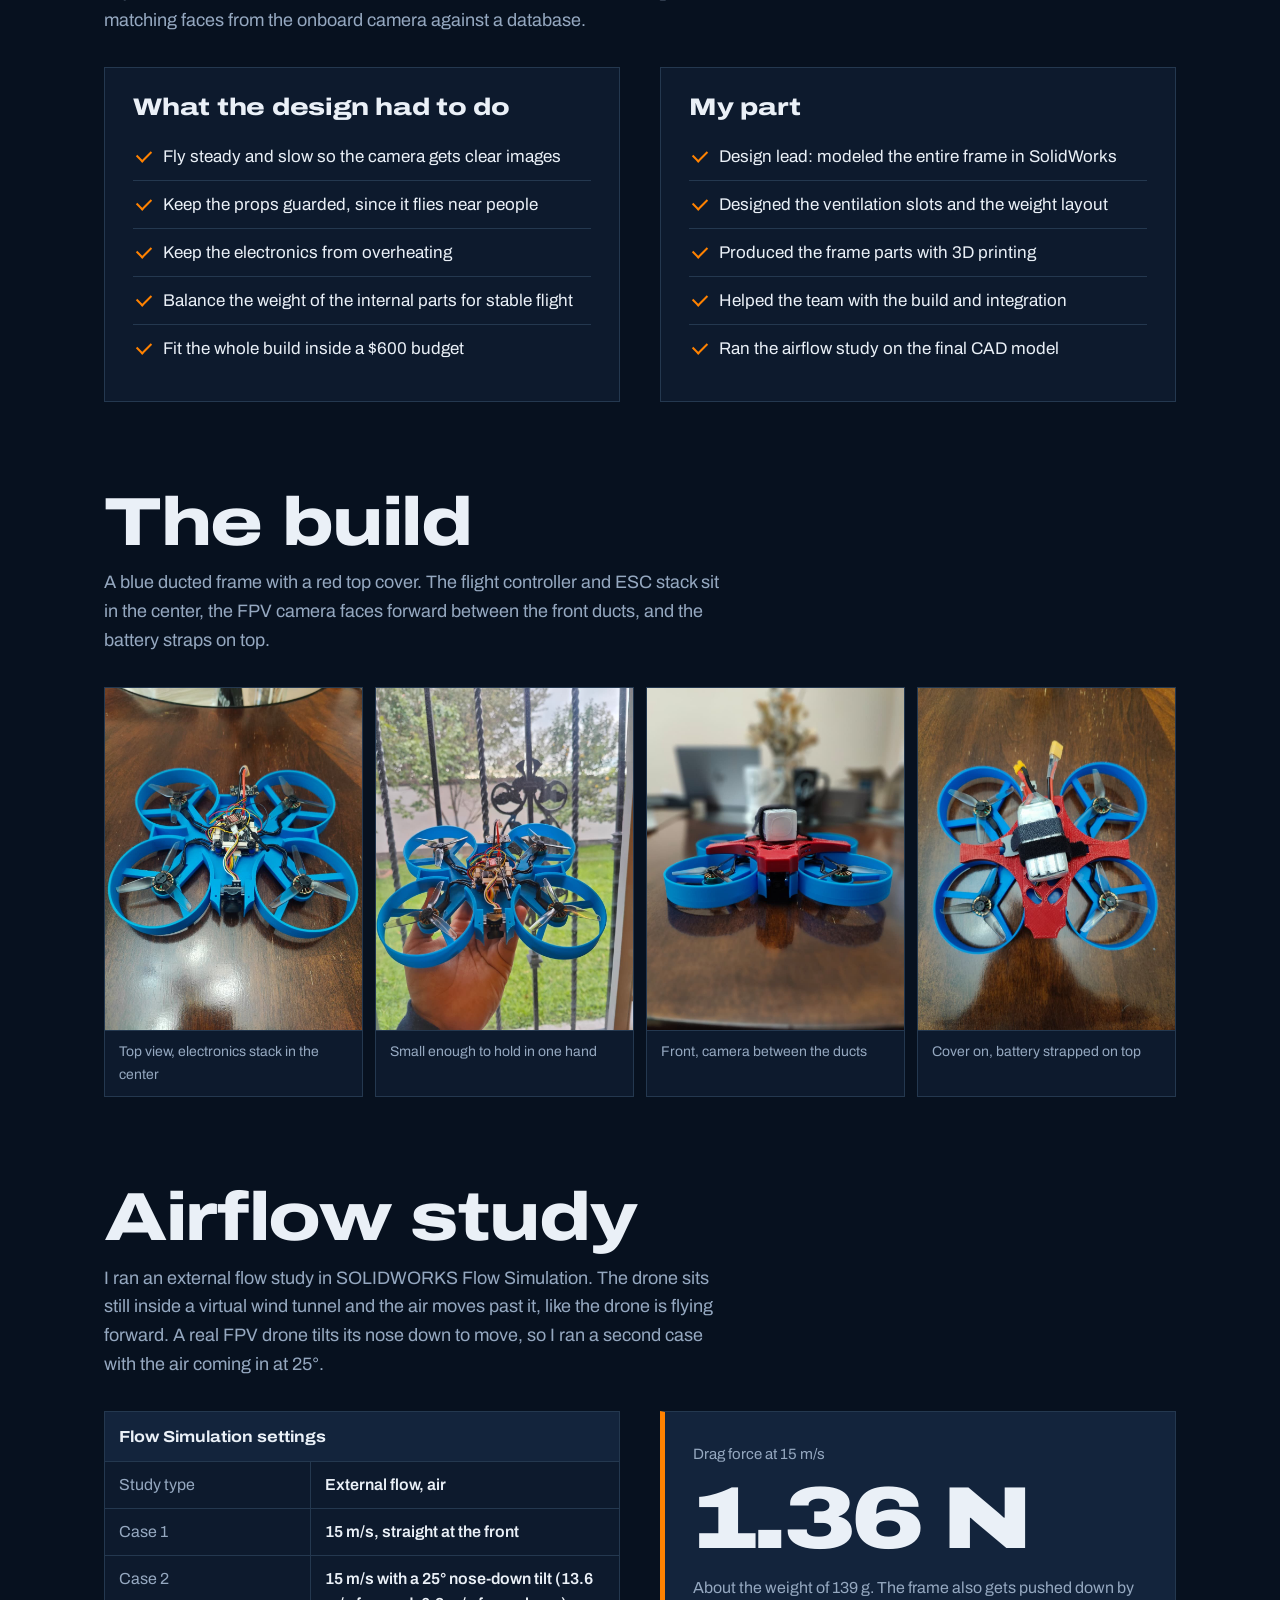
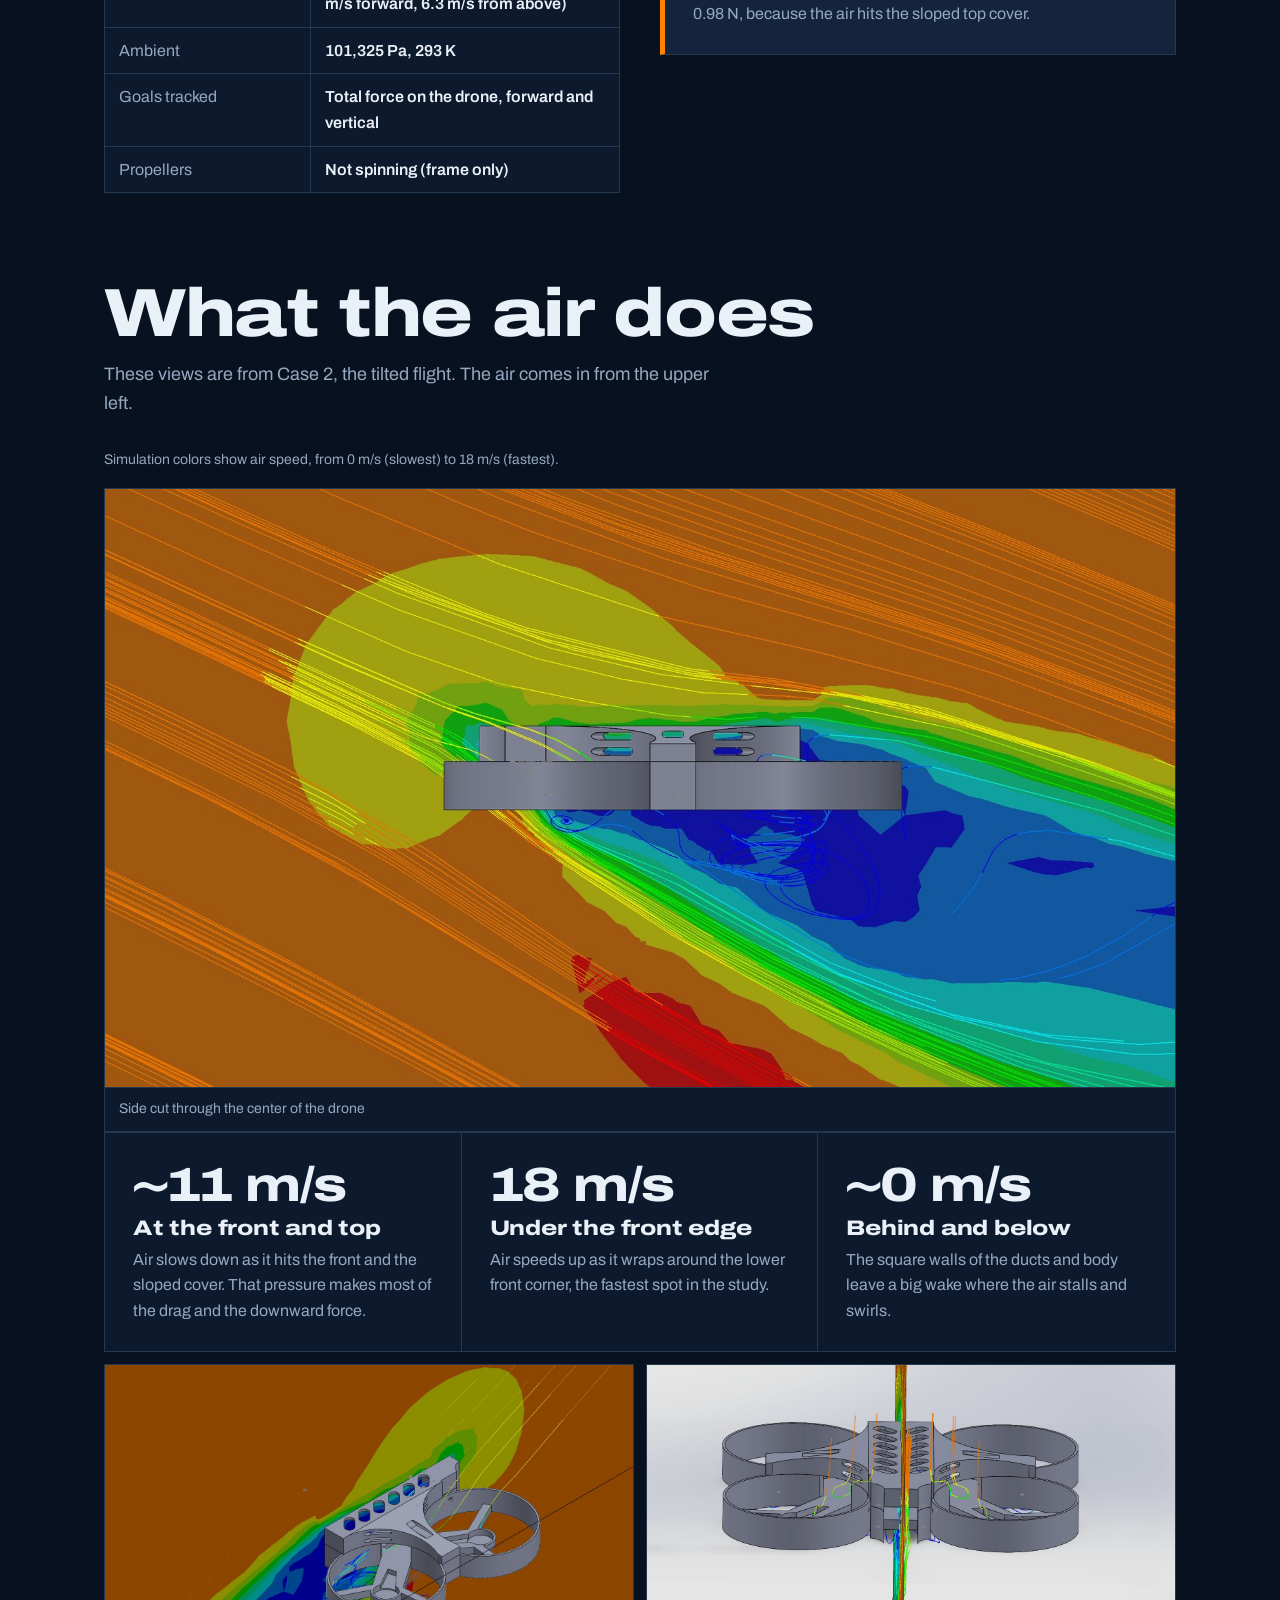
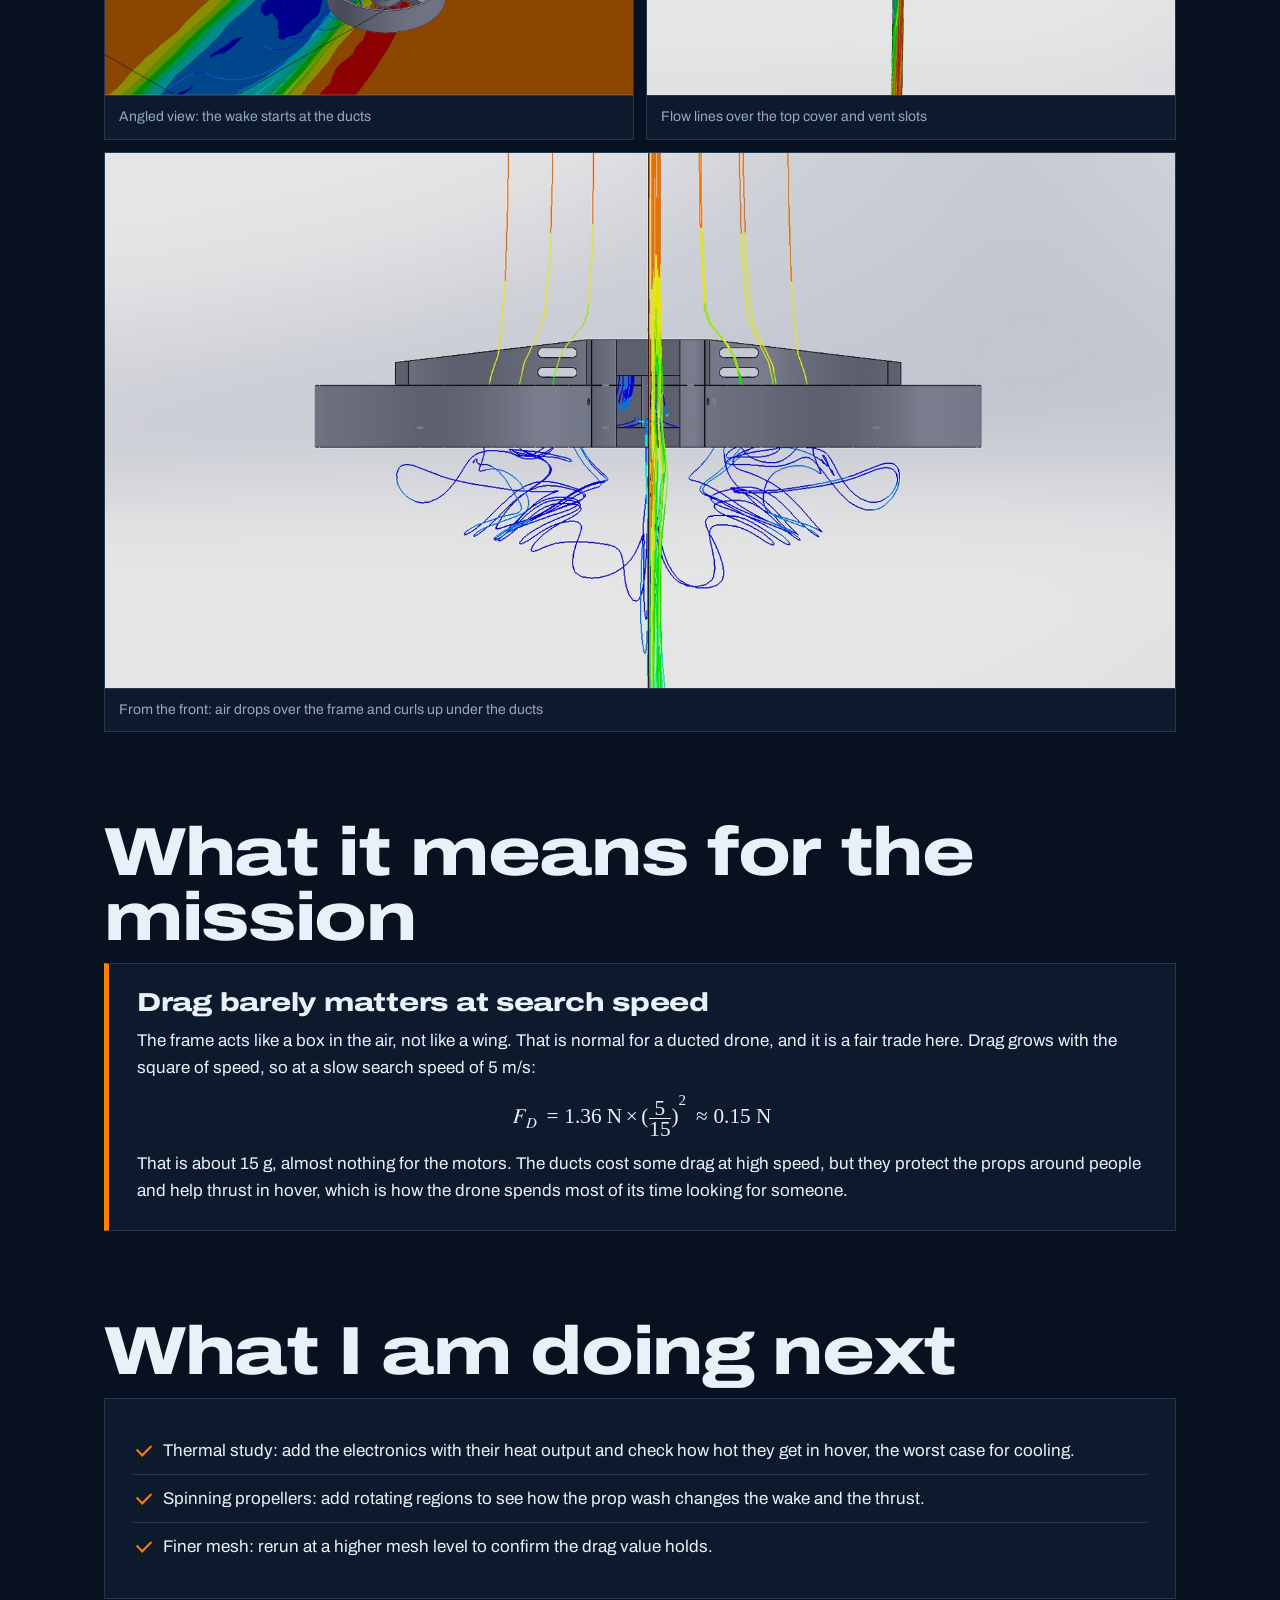
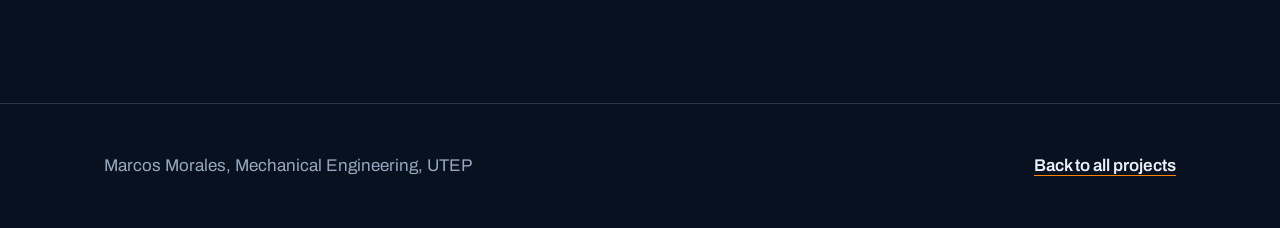
<file: projects/drone.html>
<!doctype html>
<html lang="en">
<head>
<meta charset="utf-8">
<meta name="viewport" content="width=device-width, initial-scale=1">
<meta name="theme-color" content="#07111F">
<title>Autonomous Drone | Marcos Morales</title>
<meta name="description" content="Ducted FPV drone for AI person tracking: designed in SolidWorks, 3D printed, built, and studied in SOLIDWORKS Flow Simulation.">
<link rel="preconnect" href="https://fonts.googleapis.com">
<link rel="preconnect" href="https://fonts.gstatic.com" crossorigin>
<link href="https://fonts.googleapis.com/css2?family=Archivo:ital,wdth,wght@0,62..125,100..900;1,62..125,100..900&display=swap" rel="stylesheet">
<link rel="stylesheet" href="../css/site.css?v=4">
</head>
<body class="page">

<nav class="topbar" aria-label="Site">
  <div class="wrap">
    <a class="back" href="../index.html#projects">All projects</a>
    <a href="../index.html">Marcos Morales</a>
  </div>
</nav>

<header class="hero">
  <div class="wrap">
    <h1>Autonomous Drone</h1>
  </div>
  <div class="wrap hero-grid">
    <div>
      <p class="sub">A ducted drone that finds a person with AI</p>
      <p>I designed the whole frame in SolidWorks as design lead, 3D printed it, and our team built it. Then I put the CAD model in a virtual wind tunnel to measure its drag and see how air moves around it.</p>
      <ul class="facts" aria-label="Project facts">
        <li>S.U.N. Program, UTEP SHPE/MAES</li>
        <li>Design lead</li>
        <li>Summer 2026</li>
        <li>$600 budget</li>
        <li>SolidWorks + Flow Simulation</li>
        <li>3D printed</li>
      </ul>
    </div>
    <div class="hero-photo">
      <img src="../images/drone/real-hand.jpg" alt="The finished drone held in one hand: blue 3D printed frame with four round ducts, propellers and the electronics stack in the center">
    </div>
  </div>
</header>

<main class="wrap">

  <section aria-labelledby="results">
    <h2 id="results">Results</h2>
    <p class="lead">Every number from the project in one place. The airflow numbers come from SOLIDWORKS Flow Simulation with the air at 15 m/s.</p>
    <div class="results-grid">
      <div class="result key"><b>$600</b><span>total team budget</span><small>Full drone built within it</small></div>
      <div class="result"><b>4</b><span>ducted 3-blade rotors</span><small>Ducts guard the props near people</small></div>
      <div class="result"><b>12</b><span>vent slots in the top cover</span><small>Plus side vents for the electronics</small></div>
      <div class="result"><b>2</b><span>flight cases simulated</span><small>Level flight and a 25° forward tilt</small></div>
      <div class="result key"><b>1.36 N</b><span>drag at 15 m/s</span><small>About 139 g pushing the drone back</small></div>
      <div class="result"><b>0.98 N</b><span>downward force at 15 m/s</span><small>About 100 g pressing the drone down</small></div>
      <div class="result"><b>18 m/s</b><span>fastest air around the frame</span><small>20% above flight speed, under the front edge</small></div>
      <div class="result"><b>&asymp;0.15 N</b><span>drag at 5 m/s search speed</span><small>Estimated from the 15 m/s result</small></div>
    </div>
    <p class="note">Forces are from the level-flight case. The solver converged: both forces changed by less than 0.0002 N at the end of the run.</p>
  </section>

  <section aria-labelledby="mission">
    <h2 id="mission">The mission</h2>
    <p class="lead">This is not just a drone that flies. It has to find one specific person. We adapted object-detection software (YOLO and MobileNet-SSD) to do facial recognition, matching faces from the onboard camera against a database.</p>
    <div class="two">
      <div class="panel">
        <h3>What the design had to do</h3>
        <ul class="checks">
          <li>Fly steady and slow so the camera gets clear images</li>
          <li>Keep the props guarded, since it flies near people</li>
          <li>Keep the electronics from overheating</li>
          <li>Balance the weight of the internal parts for stable flight</li>
          <li>Fit the whole build inside a $600 budget</li>
        </ul>
      </div>
      <div class="panel">
        <h3>My part</h3>
        <ul class="checks">
          <li>Design lead: modeled the entire frame in SolidWorks</li>
          <li>Designed the ventilation slots and the weight layout</li>
          <li>Produced the frame parts with 3D printing</li>
          <li>Helped the team with the build and integration</li>
          <li>Ran the airflow study on the final CAD model</li>
        </ul>
      </div>
    </div>
  </section>

  <section aria-labelledby="build">
    <h2 id="build">The build</h2>
    <p class="lead">A blue ducted frame with a red top cover. The flight controller and ESC stack sit in the center, the FPV camera faces forward between the front ducts, and the battery straps on top.</p>
    <div class="gallery four">
      <figure class="fig"><img src="../images/drone/real-top.jpg" alt="Top view of the open drone showing the electronics stack, wiring and front camera" loading="lazy"><figcaption>Top view, electronics stack in the center</figcaption></figure>
      <figure class="fig"><img src="../images/drone/real-hand.jpg" alt="The drone held in one hand to show its small size" loading="lazy"><figcaption>Small enough to hold in one hand</figcaption></figure>
      <figure class="fig"><img src="../images/drone/real-front.jpg" alt="Front view of the drone with the red top cover and the camera between the front ducts" loading="lazy" style="object-position:center 55%"><figcaption>Front, camera between the ducts</figcaption></figure>
      <figure class="fig"><img src="../images/drone/real-battery.jpg" alt="Top view with the red cover on and the LiPo battery strapped on top" loading="lazy"><figcaption>Cover on, battery strapped on top</figcaption></figure>
    </div>
  </section>

  <section aria-labelledby="setup">
    <h2 id="setup">Airflow study</h2>
    <p class="lead">I ran an external flow study in SOLIDWORKS Flow Simulation. The drone sits still inside a virtual wind tunnel and the air moves past it, like the drone is flying forward. A real FPV drone tilts its nose down to move, so I ran a second case with the air coming in at 25°.</p>
    <div class="two">
      <table class="spec">
        <caption>Flow Simulation settings</caption>
        <tbody>
          <tr><th scope="row">Study type</th><td>External flow, air</td></tr>
          <tr><th scope="row">Case 1</th><td>15 m/s, straight at the front</td></tr>
          <tr><th scope="row">Case 2</th><td>15 m/s with a 25° nose-down tilt (13.6 m/s forward, 6.3 m/s from above)</td></tr>
          <tr><th scope="row">Ambient</th><td>101,325 Pa, 293 K</td></tr>
          <tr><th scope="row">Goals tracked</th><td>Total force on the drone, forward and vertical</td></tr>
          <tr><th scope="row">Propellers</th><td>Not spinning (frame only)</td></tr>
        </tbody>
      </table>
      <div>
        <div class="drag-result">
          <span>Drag force at 15 m/s</span>
          <b>1.36 N</b>
          <p>About the weight of 139 g. The frame also gets pushed down by 0.98 N, because the air hits the sloped top cover.</p>
        </div>
      </div>
    </div>
  </section>

  <section aria-labelledby="air">
    <h2 id="air">What the air does</h2>
    <p class="lead">These views are from Case 2, the tilted flight. The air comes in from the upper left.</p>
    <p class="scale">Simulation colors show air speed, from 0 m/s (slowest) to 18 m/s (fastest).</p>
    <figure class="fig">
      <img src="../images/drone/sim-side.jpg" alt="Side view cut through the center of the drone: orange free stream, a yellow slow zone in front, a red fast zone under the front edge, and a large blue wake behind and below" loading="lazy">
      <figcaption>Side cut through the center of the drone</figcaption>
    </figure>
    <div class="findings">
      <div class="finding"><b>~11 m/s</b><h3>At the front and top</h3><p>Air slows down as it hits the front and the sloped cover. That pressure makes most of the drag and the downward force.</p></div>
      <div class="finding"><b>18 m/s</b><h3>Under the front edge</h3><p>Air speeds up as it wraps around the lower front corner, the fastest spot in the study.</p></div>
      <div class="finding"><b>~0 m/s</b><h3>Behind and below</h3><p>The square walls of the ducts and body leave a big wake where the air stalls and swirls.</p></div>
    </div>
    <div class="views wide">
      <figure class="fig"><img src="../images/drone/sim-iso.jpg" alt="Angled view of the drone over the speed cut plot, with swirling blue flow lines inside the front duct" loading="lazy"><figcaption>Angled view: the wake starts at the ducts</figcaption></figure>
      <figure class="fig"><img src="../images/drone/sim-top.jpg" alt="Flow lines passing over the top cover and through the vent slots" loading="lazy"><figcaption>Flow lines over the top cover and vent slots</figcaption></figure>
    </div>
    <figure class="fig" style="margin-top:12px">
      <img src="../images/drone/sim-front.jpg" alt="Front view with flow lines coming down over the drone and swirling under the ducts" loading="lazy" style="aspect-ratio:16/8;object-fit:cover;width:100%">
      <figcaption>From the front: air drops over the frame and curls up under the ducts</figcaption>
    </figure>
  </section>

  <section aria-labelledby="meaning">
    <h2 id="meaning">What it means for the mission</h2>
    <div class="callout">
      <h3>Drag barely matters at search speed</h3>
      <p>The frame acts like a box in the air, not like a wing. That is normal for a ducted drone, and it is a fair trade here. Drag grows with the square of speed, so at a slow search speed of 5 m/s:</p>
      <div class="eq">
        <math display="block">
          <msub><mi>F</mi><mi>D</mi></msub><mo>=</mo><mn>1.36</mn><mtext>&nbsp;N</mtext><mo>&times;</mo>
          <msup><mrow><mo>(</mo><mfrac><mn>5</mn><mn>15</mn></mfrac><mo>)</mo></mrow><mn>2</mn></msup>
          <mo>&asymp;</mo><mn>0.15</mn><mtext>&nbsp;N</mtext>
        </math>
      </div>
      <p>That is about 15 g, almost nothing for the motors. The ducts cost some drag at high speed, but they protect the props around people and help thrust in hover, which is how the drone spends most of its time looking for someone.</p>
    </div>
  </section>

  <section aria-labelledby="next">
    <h2 id="next">What I am doing next</h2>
    <div class="panel">
      <ul class="checks">
        <li>Thermal study: add the electronics with their heat output and check how hot they get in hover, the worst case for cooling.</li>
        <li>Spinning propellers: add rotating regions to see how the prop wash changes the wake and the thrust.</li>
        <li>Finer mesh: rerun at a higher mesh level to confirm the drag value holds.</li>
      </ul>
    </div>
  </section>

</main>

<footer>
  <div class="wrap row">
    <span>Marcos Morales, Mechanical Engineering, UTEP</span>
    <a href="../index.html#projects">Back to all projects</a>
  </div>
</footer>

</body>
</html>
</file>
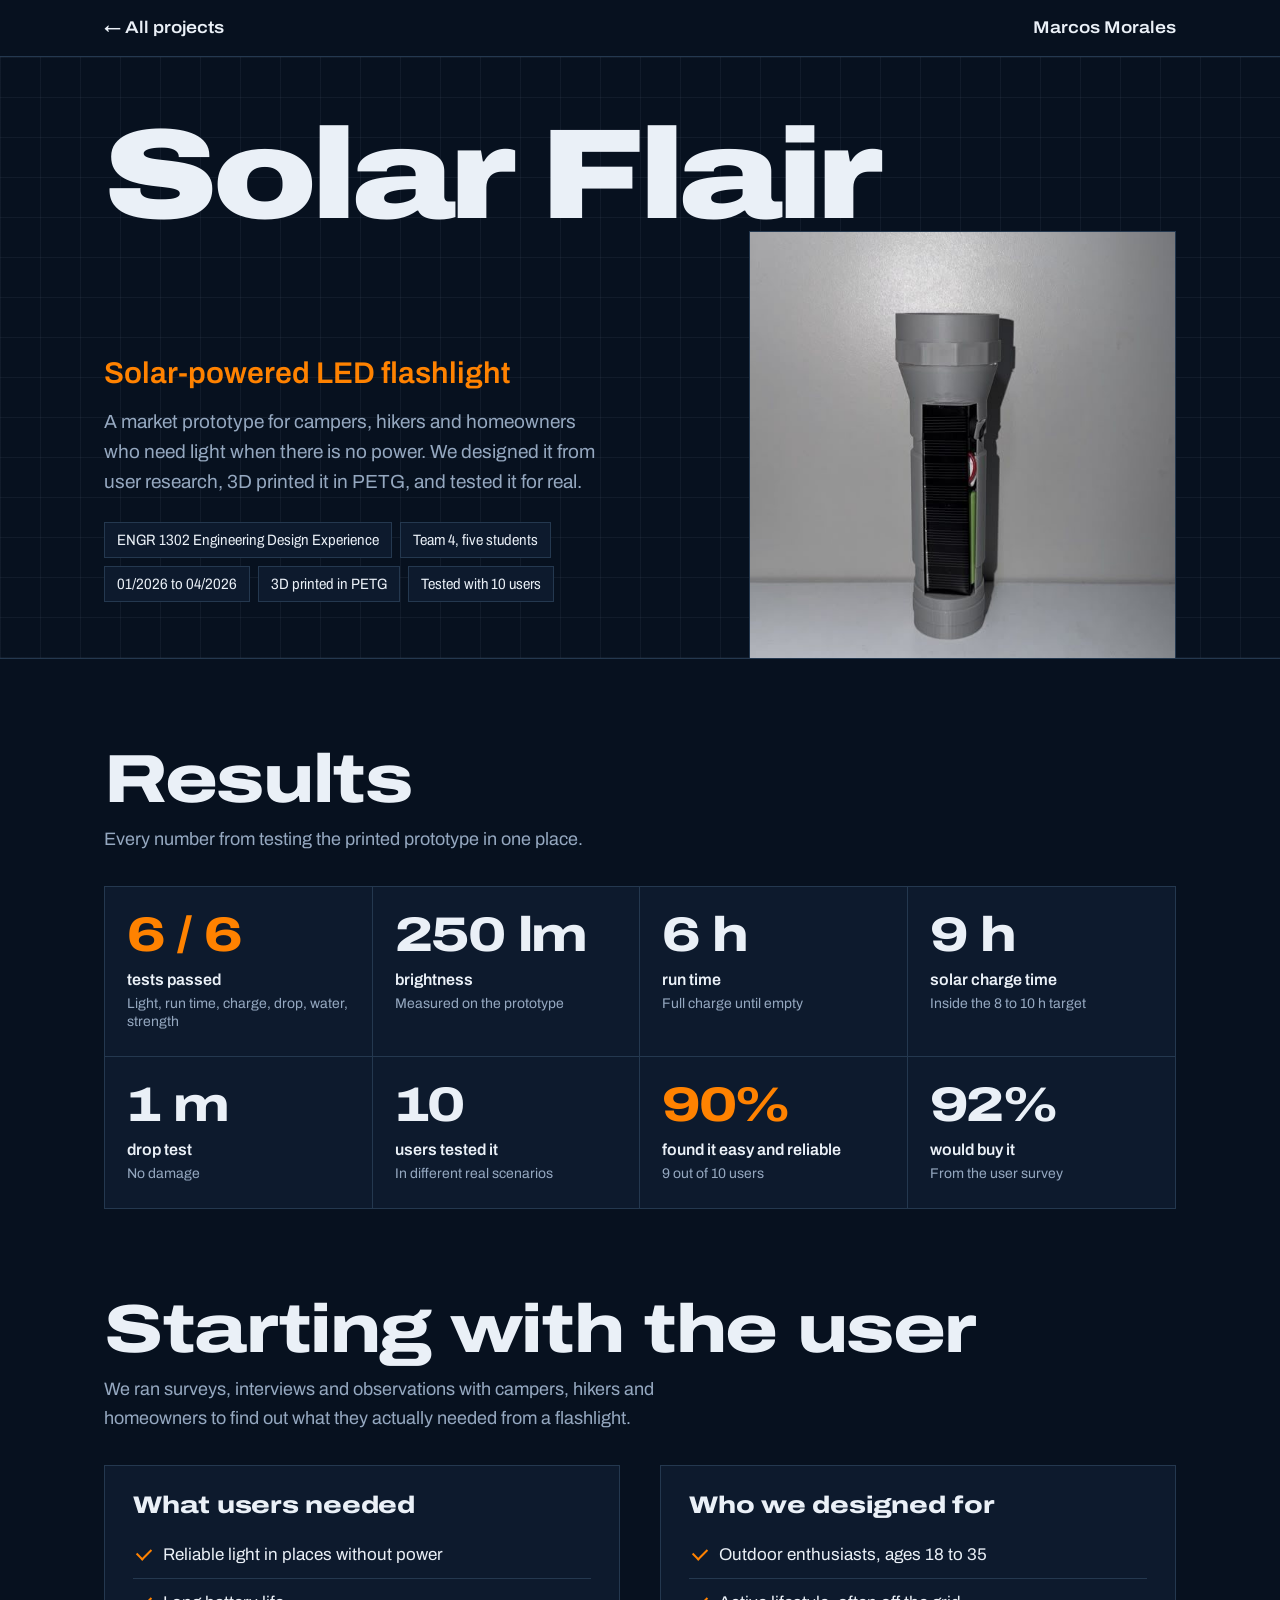
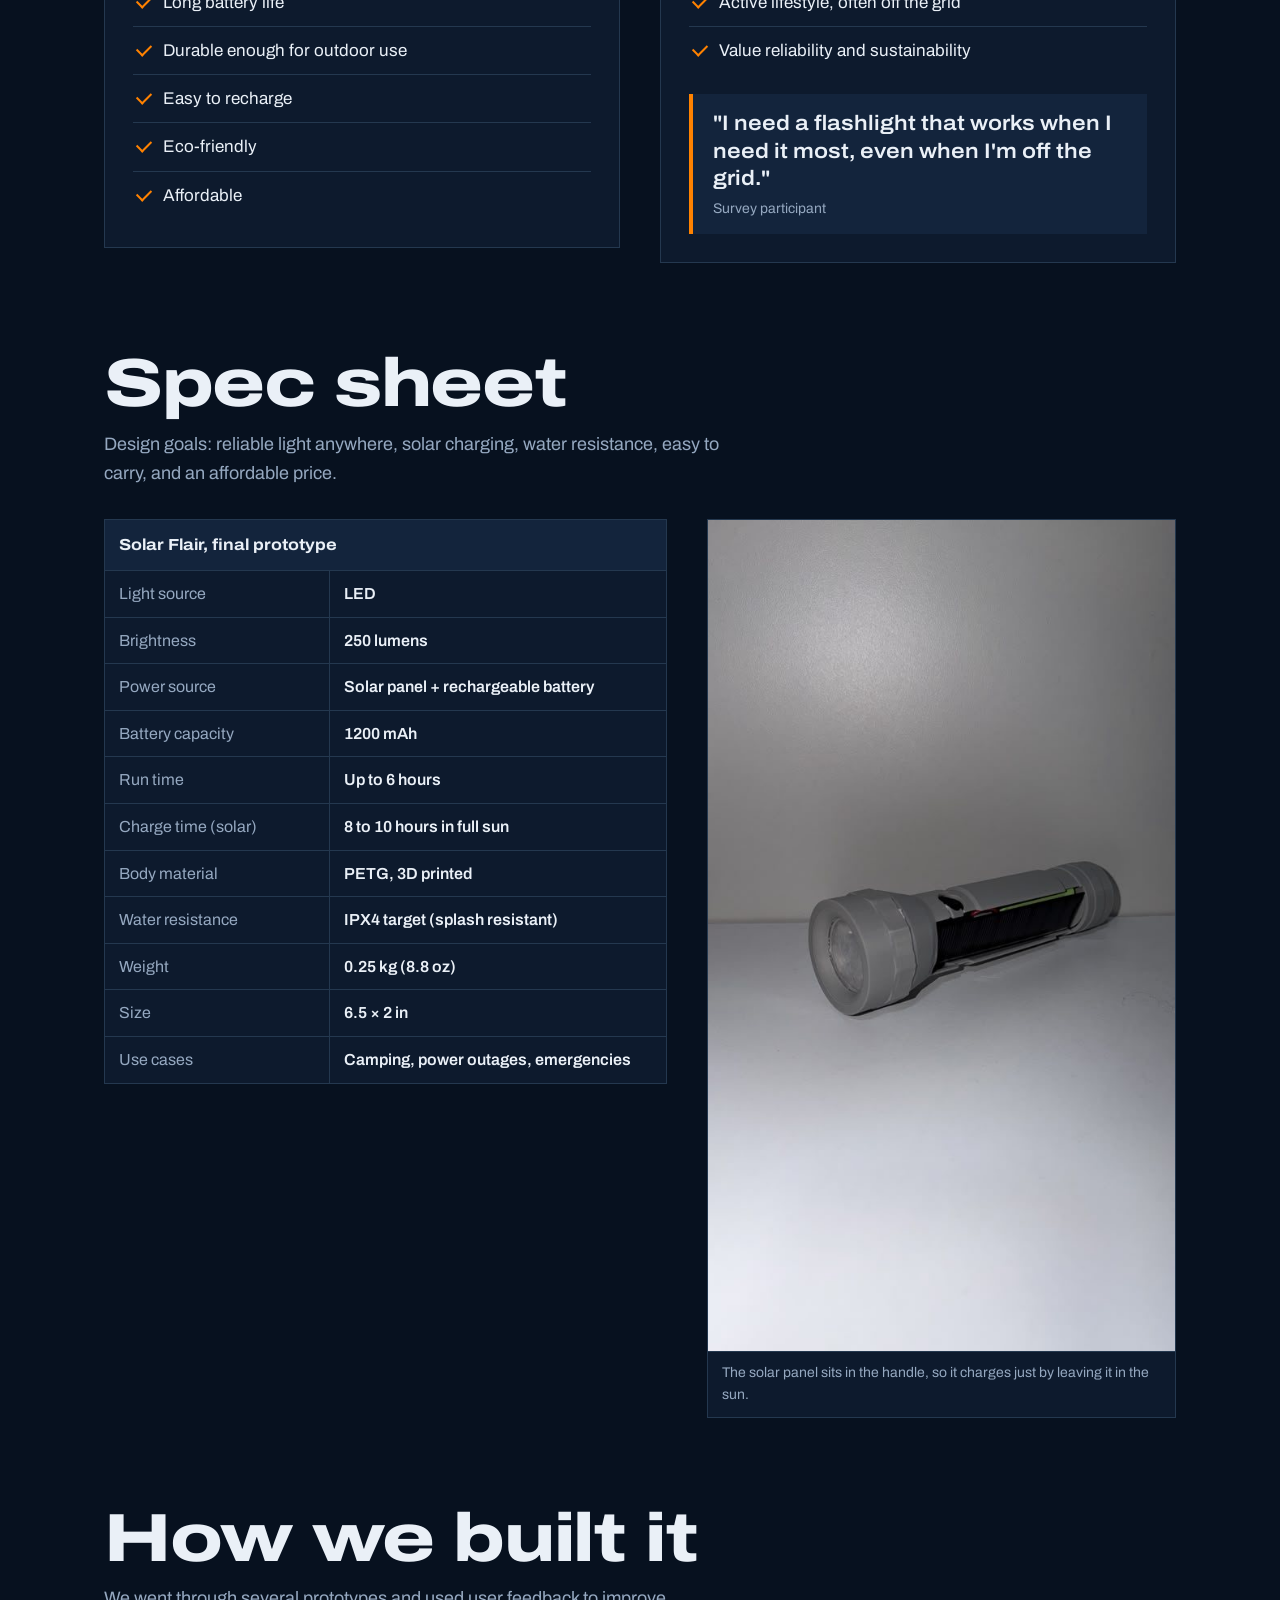
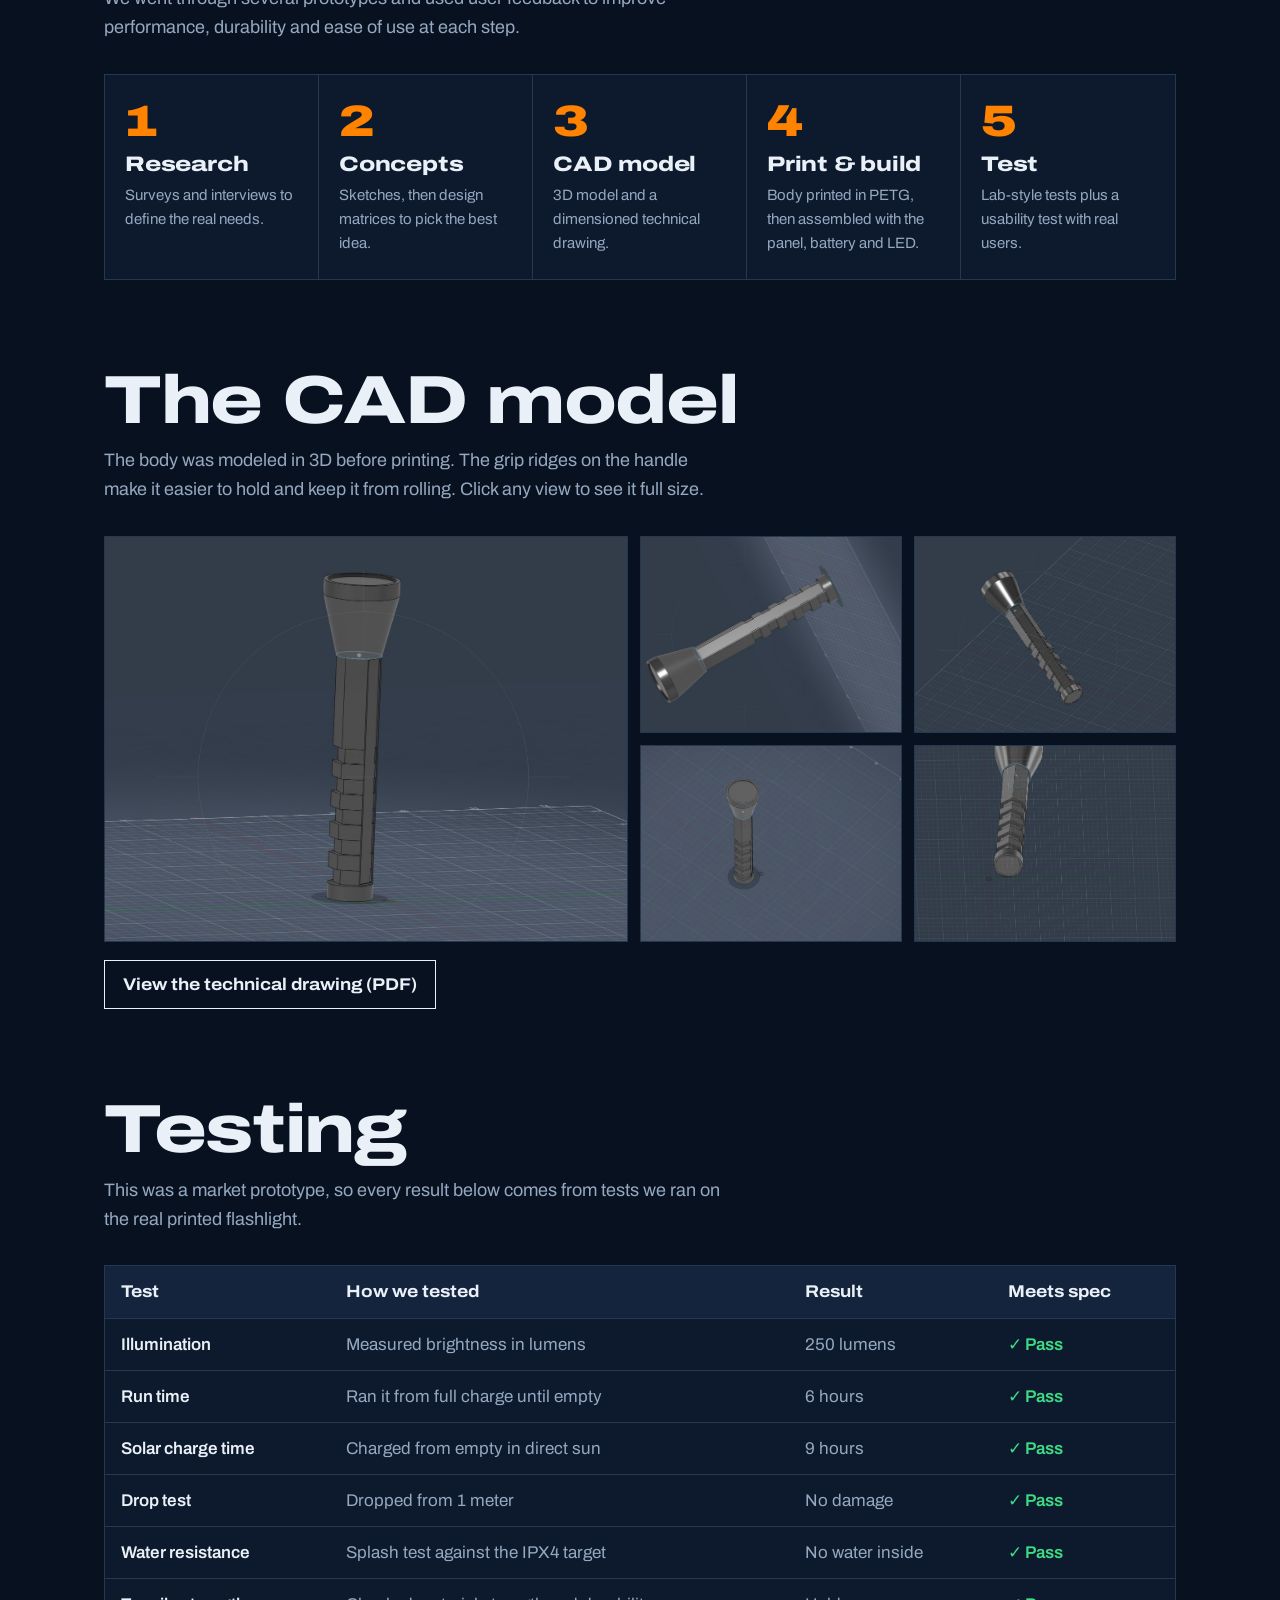
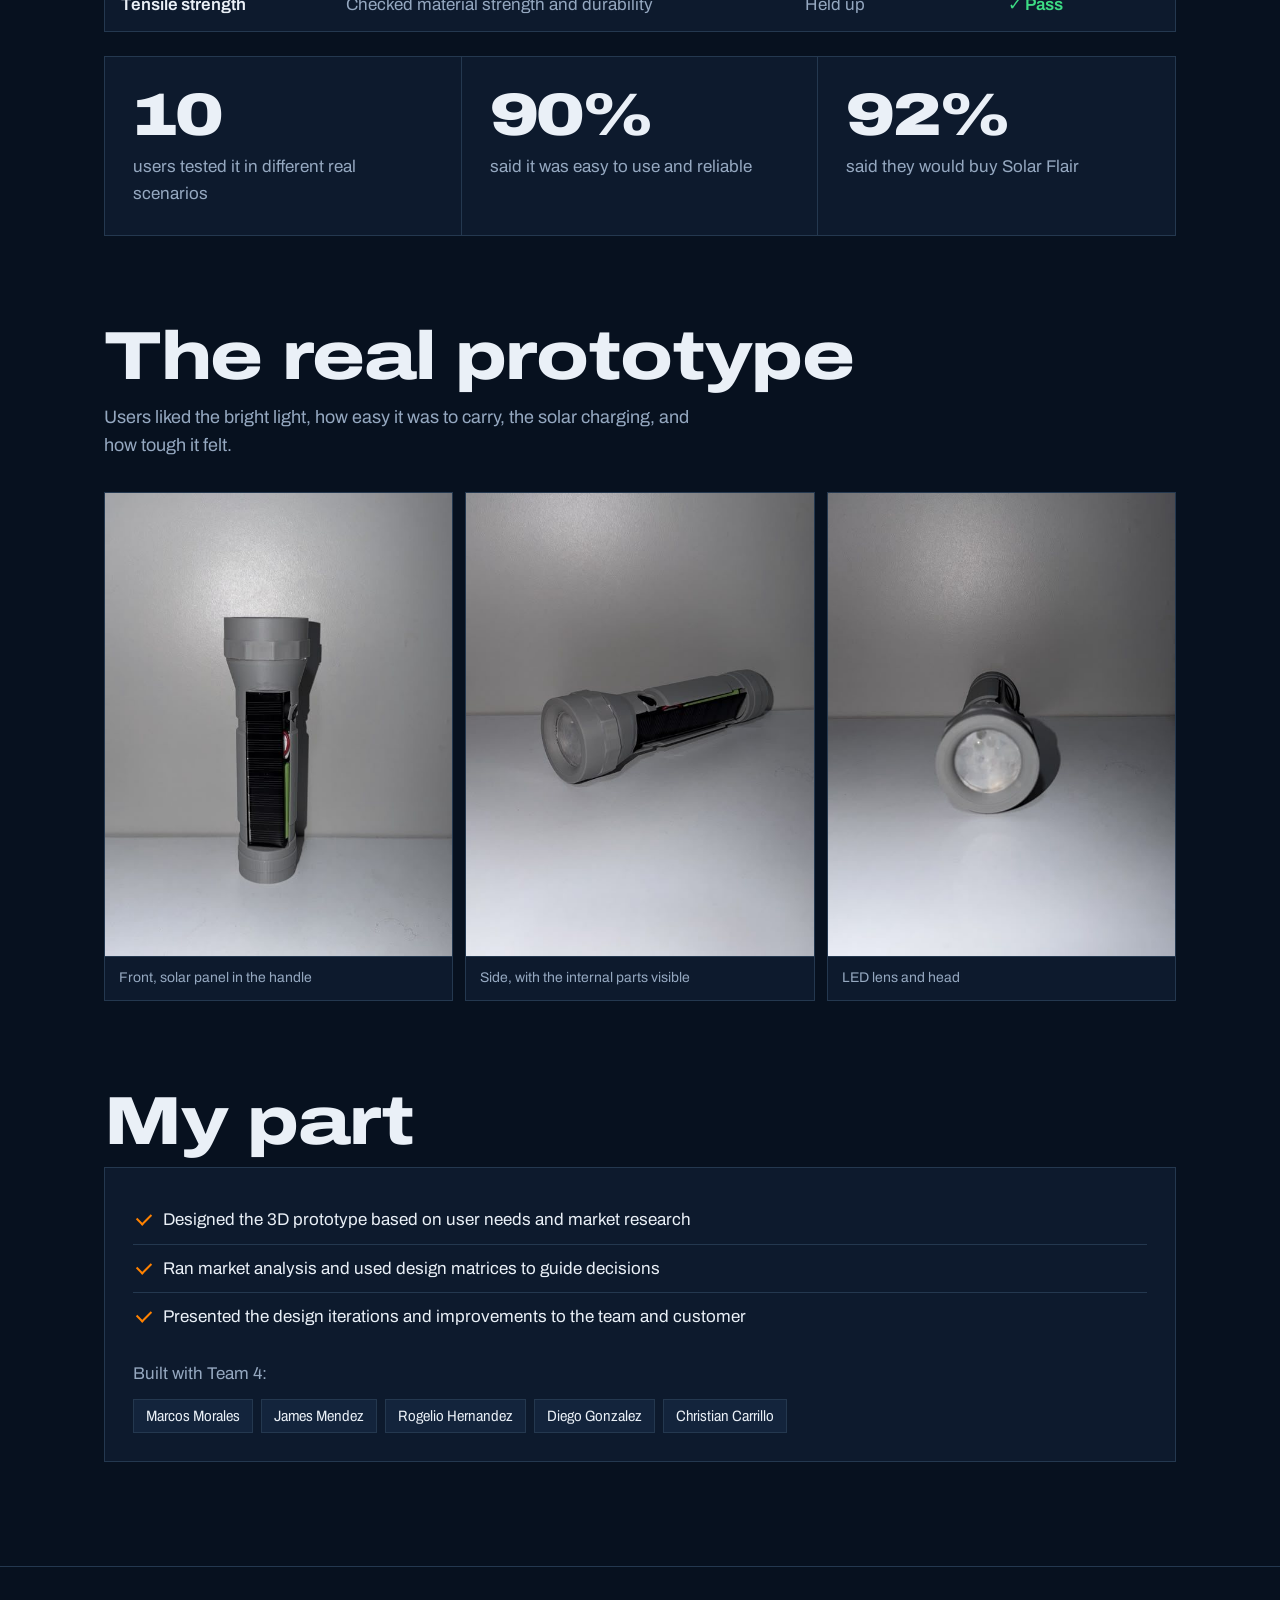
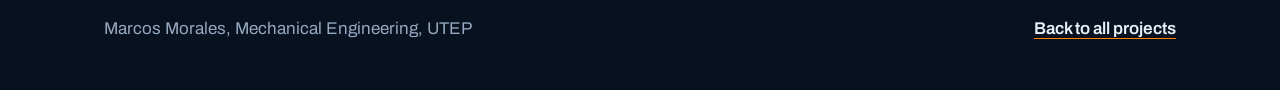
<file: projects/solar-flair.html>
<!doctype html>
<html lang="en">
<head>
<meta charset="utf-8">
<meta name="viewport" content="width=device-width, initial-scale=1">
<meta name="theme-color" content="#07111F">
<title>Solar Flair | Marcos Morales</title>
<meta name="description" content="Solar Flair: a solar-powered LED flashlight. Market prototype 3D printed in PETG and tested with real users.">
<link rel="preconnect" href="https://fonts.googleapis.com">
<link rel="preconnect" href="https://fonts.gstatic.com" crossorigin>
<link href="https://fonts.googleapis.com/css2?family=Archivo:ital,wdth,wght@0,62..125,100..900;1,62..125,100..900&display=swap" rel="stylesheet">
<link rel="stylesheet" href="../css/site.css?v=4">
</head>
<body class="page">

<nav class="topbar" aria-label="Site">
  <div class="wrap">
    <a class="back" href="../index.html#projects">All projects</a>
    <a href="../index.html">Marcos Morales</a>
  </div>
</nav>

<header class="hero">
  <div class="wrap">
    <h1>Solar Flair</h1>
  </div>
  <div class="wrap hero-grid">
    <div>
      <p class="sub">Solar-powered LED flashlight</p>
      <p>A market prototype for campers, hikers and homeowners who need light when there is no power. We designed it from user research, 3D printed it in PETG, and tested it for real.</p>
      <ul class="facts" aria-label="Project facts">
        <li>ENGR 1302 Engineering Design Experience</li>
        <li>Team 4, five students</li>
        <li>01/2026 to 04/2026</li>
        <li>3D printed in PETG</li>
        <li>Tested with 10 users</li>
      </ul>
    </div>
    <div class="hero-photo">
      <img src="../images/solar-flair/proto-front.jpg" alt="Gray 3D printed Solar Flair flashlight standing upright, with the solar panel on the side of the handle">
    </div>
  </div>
</header>

<main class="wrap">

  <section aria-labelledby="results-all">
    <h2 id="results-all">Results</h2>
    <p class="lead">Every number from testing the printed prototype in one place.</p>
    <div class="results-grid">
      <div class="result key"><b>6 / 6</b><span>tests passed</span><small>Light, run time, charge, drop, water, strength</small></div>
      <div class="result"><b>250 lm</b><span>brightness</span><small>Measured on the prototype</small></div>
      <div class="result"><b>6 h</b><span>run time</span><small>Full charge until empty</small></div>
      <div class="result"><b>9 h</b><span>solar charge time</span><small>Inside the 8 to 10 h target</small></div>
      <div class="result"><b>1 m</b><span>drop test</span><small>No damage</small></div>
      <div class="result"><b>10</b><span>users tested it</span><small>In different real scenarios</small></div>
      <div class="result key"><b>90%</b><span>found it easy and reliable</span><small>9 out of 10 users</small></div>
      <div class="result"><b>92%</b><span>would buy it</span><small>From the user survey</small></div>
    </div>
  </section>

  <section aria-labelledby="discovery">
    <h2 id="discovery">Starting with the user</h2>
    <p class="lead">We ran surveys, interviews and observations with campers, hikers and homeowners to find out what they actually needed from a flashlight.</p>
    <div class="two">
      <div class="panel">
        <h3>What users needed</h3>
        <ul class="checks">
          <li>Reliable light in places without power</li>
          <li>Long battery life</li>
          <li>Durable enough for outdoor use</li>
          <li>Easy to recharge</li>
          <li>Eco-friendly</li>
          <li>Affordable</li>
        </ul>
      </div>
      <div class="panel">
        <h3>Who we designed for</h3>
        <ul class="checks">
          <li>Outdoor enthusiasts, ages 18 to 35</li>
          <li>Active lifestyle, often off the grid</li>
          <li>Value reliability and sustainability</li>
        </ul>
        <blockquote>"I need a flashlight that works when I need it most, even when I'm off the grid."<cite>Survey participant</cite></blockquote>
      </div>
    </div>
  </section>

  <section aria-labelledby="specs">
    <h2 id="specs">Spec sheet</h2>
    <p class="lead">Design goals: reliable light anywhere, solar charging, water resistance, easy to carry, and an affordable price.</p>
    <div class="spec-wrap">
      <table class="spec">
        <caption>Solar Flair, final prototype</caption>
        <tbody>
          <tr><th scope="row">Light source</th><td>LED</td></tr>
          <tr><th scope="row">Brightness</th><td>250 lumens</td></tr>
          <tr><th scope="row">Power source</th><td>Solar panel + rechargeable battery</td></tr>
          <tr><th scope="row">Battery capacity</th><td>1200 mAh</td></tr>
          <tr><th scope="row">Run time</th><td>Up to 6 hours</td></tr>
          <tr><th scope="row">Charge time (solar)</th><td>8 to 10 hours in full sun</td></tr>
          <tr><th scope="row">Body material</th><td>PETG, 3D printed</td></tr>
          <tr><th scope="row">Water resistance</th><td>IPX4 target (splash resistant)</td></tr>
          <tr><th scope="row">Weight</th><td>0.25 kg (8.8 oz)</td></tr>
          <tr><th scope="row">Size</th><td>6.5 × 2 in</td></tr>
          <tr><th scope="row">Use cases</th><td>Camping, power outages, emergencies</td></tr>
        </tbody>
      </table>
      <figure class="spec-photo" style="margin:0">
        <img src="../images/solar-flair/proto-angle.jpg" alt="Solar Flair lying on its side, showing the solar panel and battery inside the handle">
        <figcaption>The solar panel sits in the handle, so it charges just by leaving it in the sun.</figcaption>
      </figure>
    </div>
  </section>

  <section aria-labelledby="process">
    <h2 id="process">How we built it</h2>
    <p class="lead">We went through several prototypes and used user feedback to improve performance, durability and ease of use at each step.</p>
    <ol class="process">
      <li><h3>Research</h3><p>Surveys and interviews to define the real needs.</p></li>
      <li><h3>Concepts</h3><p>Sketches, then design matrices to pick the best idea.</p></li>
      <li><h3>CAD model</h3><p>3D model and a dimensioned technical drawing.</p></li>
      <li><h3>Print &amp; build</h3><p>Body printed in PETG, then assembled with the panel, battery and LED.</p></li>
      <li><h3>Test</h3><p>Lab-style tests plus a usability test with real users.</p></li>
    </ol>
  </section>

  <section aria-labelledby="cad">
    <h2 id="cad">The CAD model</h2>
    <p class="lead">The body was modeled in 3D before printing. The grip ridges on the handle make it easier to hold and keep it from rolling. Click any view to see it full size.</p>
    <div class="cad-grid">
      <a href="../images/solar-flair/cad-2.jpg"><img src="../images/solar-flair/cad-2.jpg" alt="CAD model of the flashlight standing upright" loading="lazy"></a>
      <a href="../images/solar-flair/cad-1.jpg"><img src="../images/solar-flair/cad-1.jpg" alt="CAD model seen from the side" loading="lazy"></a>
      <a href="../images/solar-flair/cad-3.jpg"><img src="../images/solar-flair/cad-3.jpg" alt="CAD model at an angle showing the grip ridges" loading="lazy"></a>
      <a href="../images/solar-flair/cad-4.jpg"><img src="../images/solar-flair/cad-4.jpg" alt="CAD model seen from above" loading="lazy"></a>
      <a href="../images/solar-flair/cad-5.jpg"><img src="../images/solar-flair/cad-5.jpg" alt="Close-up of the handle grip in CAD" loading="lazy"></a>
    </div>
    <a class="doc-link" href="../images/solar-flair/drawing.pdf">View the technical drawing (PDF)</a>
  </section>

  <section aria-labelledby="testing">
    <h2 id="testing">Testing</h2>
    <p class="lead">This was a market prototype, so every result below comes from tests we ran on the real printed flashlight.</p>
    <div class="table-scroll"><table class="tests">
      <thead><tr><th scope="col">Test</th><th scope="col">How we tested</th><th scope="col">Result</th><th scope="col">Meets spec</th></tr></thead>
      <tbody>
        <tr><td>Illumination</td><td>Measured brightness in lumens</td><td>250 lumens</td><td class="ok">Pass</td></tr>
        <tr><td>Run time</td><td>Ran it from full charge until empty</td><td>6 hours</td><td class="ok">Pass</td></tr>
        <tr><td>Solar charge time</td><td>Charged from empty in direct sun</td><td>9 hours</td><td class="ok">Pass</td></tr>
        <tr><td>Drop test</td><td>Dropped from 1 meter</td><td>No damage</td><td class="ok">Pass</td></tr>
        <tr><td>Water resistance</td><td>Splash test against the IPX4 target</td><td>No water inside</td><td class="ok">Pass</td></tr>
        <tr><td>Tensile strength</td><td>Checked material strength and durability</td><td>Held up</td><td class="ok">Pass</td></tr>
      </tbody>
    </table></div>
    <div class="stats">
      <div class="stat"><b>10</b><span>users tested it in different real scenarios</span></div>
      <div class="stat"><b>90%</b><span>said it was easy to use and reliable</span></div>
      <div class="stat"><b>92%</b><span>said they would buy Solar Flair</span></div>
    </div>
  </section>

  <section aria-labelledby="prototype">
    <h2 id="prototype">The real prototype</h2>
    <p class="lead">Users liked the bright light, how easy it was to carry, the solar charging, and how tough it felt.</p>
    <div class="gallery">
      <figure><img src="../images/solar-flair/proto-front.jpg" alt="Front view of the printed prototype" loading="lazy"><figcaption>Front, solar panel in the handle</figcaption></figure>
      <figure><img src="../images/solar-flair/proto-angle.jpg" alt="Side view of the printed prototype" loading="lazy"><figcaption>Side, with the internal parts visible</figcaption></figure>
      <figure><img src="../images/solar-flair/proto-lens.jpg" alt="Lens end of the printed prototype" loading="lazy" style="object-position:center 62%"><figcaption>LED lens and head</figcaption></figure>
    </div>
  </section>

  <section aria-labelledby="role">
    <h2 id="role">My part</h2>
    <div class="panel">
      <ul class="checks">
        <li>Designed the 3D prototype based on user needs and market research</li>
        <li>Ran market analysis and used design matrices to guide decisions</li>
        <li>Presented the design iterations and improvements to the team and customer</li>
      </ul>
      <p style="margin:20px 0 0;color:var(--muted)">Built with Team 4:</p>
      <ul class="team">
        <li>Marcos Morales</li>
        <li>James Mendez</li>
        <li>Rogelio Hernandez</li>
        <li>Diego Gonzalez</li>
        <li>Christian Carrillo</li>
      </ul>
    </div>
  </section>

</main>

<footer>
  <div class="wrap row">
    <span>Marcos Morales, Mechanical Engineering, UTEP</span>
    <a href="../index.html#projects">Back to all projects</a>
  </div>
</footer>

</body>
</html>
</file>
<file: css/site.css>
/* Marcos Morales portfolio: shared dark theme */

:root {
  --bg: #07111F;
  --panel: #0D1A2D;
  --panel-2: #13243C;
  --line: #24384F;
  --text: #EAF0F7;
  --muted: #95A8C0;
  --orange: #FF8200;
  --pass: #3DDC84;
}

* { box-sizing: border-box; }
html { scroll-behavior: smooth; background: var(--bg); color-scheme: dark; }
body {
  margin: 0;
  background: var(--bg);
  color: var(--text);
  font-family: "Archivo", system-ui, sans-serif;
  font-stretch: 100%;
  font-size: 17px;
  line-height: 1.6;
  -webkit-font-smoothing: antialiased;
}
img { max-width: 100%; display: block; }
a { color: var(--text); text-decoration-color: var(--orange); text-underline-offset: 4px; }
a:hover { color: var(--orange); }
a:focus-visible, .btn:focus-visible { outline: 3px solid var(--orange); outline-offset: 3px; }
.wrap { max-width: 1120px; margin: 0 auto; padding: 0 24px; }
figure { margin: 0; }

/* ---------- Type ---------- */
h1, h2, h3, h4 {
  font-family: "Archivo", system-ui, sans-serif;
  font-stretch: 125%;
  font-weight: 800;
  line-height: .95;
  letter-spacing: -.02em;
  color: var(--text);
  margin: 0;
}
h2 { font-size: clamp(40px, 6vw, 68px); margin-bottom: 14px; }
h3 { font-size: 26px; letter-spacing: -.01em; }
sub { font-size: .6em; }

/* Page titles stretch from narrow to wide on load, in plain white */
.hero h1 {
  color: var(--text);
  animation: stretch-in 1.4s cubic-bezier(.2, .7, .2, 1) .1s both;
}
@keyframes stretch-in {
  from { font-stretch: 62%; opacity: 0; letter-spacing: .02em; }
  30% { opacity: 1; }
  to { font-stretch: 125%; opacity: 1; letter-spacing: -.035em; }
}

.lead { color: var(--muted); max-width: 62ch; margin: 0 0 32px; font-size: 18px; }
section { padding: 88px 0 0; }

/* ---------- Top bar ---------- */
.topbar { background: var(--bg); border-bottom: 1px solid var(--line); position: sticky; top: 0; z-index: 10; }
.topbar .wrap { display: flex; justify-content: space-between; align-items: center; height: 56px; }
.topbar a { color: var(--text); text-decoration: none; font-weight: 600; font-stretch: 112%; }
.topbar a:hover { color: var(--orange); }
.topbar .back::before { content: "\2190\00a0"; }

/* ---------- Hero (shared) ---------- */
.hero {
  background-color: var(--bg);
  background-image:
    linear-gradient(rgba(149,168,192,.07) 1px, transparent 1px),
    linear-gradient(90deg, rgba(149,168,192,.07) 1px, transparent 1px);
  background-size: 40px 40px;
  border-bottom: 1px solid var(--line);
  padding: 64px 0 0;
  overflow: hidden;
}
.hero h1 { font-size: clamp(56px, 10vw, 136px); font-weight: 900; line-height: .86; letter-spacing: -.035em; }
.hero .sub { font-size: clamp(22px, 2.6vw, 30px); font-weight: 600; font-stretch: 100%; color: var(--orange); margin: 18px 0 16px; line-height: 1.2; }
.hero p { color: var(--muted); font-size: 19px; max-width: 46ch; margin: 0 0 24px; }
.hero-grid, .hero-top { display: grid; grid-template-columns: 1.4fr 1fr; gap: 48px; align-items: end; }
.hero-grid > *, .hero-top > *, .home-row > *, .project > *, .two > * { min-width: 0; }
.facts { display: flex; flex-wrap: wrap; gap: 8px; margin: 0 0 56px; padding: 0; list-style: none; }
.facts li { border: 1px solid var(--line); background: var(--panel); padding: 5px 12px; font-size: 15px; font-stretch: 87%; color: var(--text); }
.hero-top .facts { justify-content: flex-end; margin: 0; }
.hero-photo { background: var(--panel); border: 1px solid var(--line); border-bottom: 0; aspect-ratio: 1 / 1; overflow: hidden; }
.hero-photo img { width: 100%; height: 100%; object-fit: cover; object-position: center 50%; }
.hero-sim { margin-top: 44px; border: 1px solid var(--line); border-bottom: 0; background: #E6E7EA; }
.hero-sim img { width: 100%; }
.hero-cap { display: block; background: var(--bg); color: var(--muted); font-size: 14px; padding: 10px 0 14px; }

/* ---------- Home page ---------- */
.home .hero { padding: 72px 0 72px; }
.home .hero h1 { font-size: clamp(64px, 14vw, 200px); line-height: .82; margin-bottom: 40px; }
.home-row { display: grid; grid-template-columns: 1.3fr 1fr; gap: 48px; align-items: end; }
.home .lede { font-size: 22px; line-height: 1.45; color: var(--text); max-width: 32ch; margin: 0 0 28px; }
.actions { display: flex; flex-wrap: wrap; gap: 12px; }
.btn { display: inline-block; padding: 12px 22px; font-weight: 700; font-stretch: 112%; text-decoration: none; border: 1.5px solid var(--text); color: var(--text); }
.btn.primary { background: var(--orange); border-color: var(--orange); color: var(--bg); }
.btn:hover { background: var(--text); border-color: var(--text); color: var(--bg); }

table.titleblock { width: 100%; border-collapse: collapse; border: 1.5px solid var(--line); background: var(--panel); font-size: 15px; }
.titleblock td { border: 1px solid var(--line); padding: 9px 14px; vertical-align: top; }
.titleblock td:first-child { color: var(--muted); width: 36%; font-stretch: 87%; }

.section-note { color: var(--muted); margin: 0 0 32px; max-width: 60ch; font-size: 18px; }
.project { display: grid; grid-template-columns: 1fr 1fr; gap: 48px; padding: 48px 0; border-top: 1px solid var(--line); position: relative; }
.project:nth-of-type(even) .shot { order: 2; }
.shot { position: relative; aspect-ratio: 4 / 3; background: var(--panel); border: 1px solid var(--line); overflow: hidden; }
.shot img { width: 100%; height: 100%; object-fit: cover; display: block; }
.shot .placeholder { position: absolute; inset: 0; display: none; align-items: center; justify-content: center; color: var(--muted); }
.shot.missing .placeholder { display: flex; }
.shot.missing img { display: none; }
.project h3 { font-size: clamp(30px, 3.4vw, 40px); font-stretch: 110%; line-height: 1; margin: 0 0 10px; transition: font-stretch .35s ease, color .35s ease; }
.meta { color: var(--muted); font-size: 15px; font-stretch: 87%; margin: 0 0 16px; }
.project ul { padding-left: 20px; margin: 0 0 18px; }
.project li { margin-bottom: 6px; }
.project li::marker { color: var(--orange); }
.project .tools { display: flex; flex-wrap: wrap; gap: 8px; list-style: none; padding: 0; margin: 0; }
.tools li { font-size: 14px; font-stretch: 87%; border: 1px solid var(--line); background: var(--panel); padding: 3px 10px; margin: 0; color: var(--muted); }
.project-link { color: inherit; text-decoration: none; }
.project-link::after { content: ""; position: absolute; inset: 0; z-index: 1; }
.project-link:hover { color: inherit; }
.project-link:focus-visible { outline: none; }
.project:has(.project-link:focus-visible) { outline: 3px solid var(--orange); outline-offset: 6px; }
.see-more { display: inline-block; margin-top: 22px; padding: 11px 20px; background: var(--orange); color: var(--bg); font-weight: 700; font-stretch: 112%; }
.project .shot img { transition: transform .4s ease; }
.project:hover .shot img { transform: scale(1.03); }
.project:hover h3 { font-stretch: 125%; color: var(--orange); }
.project:hover .see-more { background: var(--text); }

.card-results { display: grid; grid-template-columns: repeat(3, 1fr); border: 1px solid var(--line); background: var(--panel); margin: 0 0 18px; }
.card-results div { padding: 12px 14px; border-right: 1px solid var(--line); }
.card-results div:last-child { border-right: 0; }
.card-results b { display: block; font-stretch: 125%; font-weight: 800; font-size: 26px; line-height: 1; color: var(--text); white-space: nowrap; letter-spacing: -.02em; }
.card-results div:first-child b { color: var(--orange); }
.card-results span { display: block; font-size: 14px; font-stretch: 87%; color: var(--muted); line-height: 1.3; margin-top: 6px; }

.skills { display: grid; grid-template-columns: repeat(3, 1fr); border: 1px solid var(--line); background: var(--panel); }
.skills > div { padding: 26px; border-right: 1px solid var(--line); }
.skills > div:last-child { border-right: 0; }
.skills h4 { font-size: 22px; margin: 0 0 12px; }
.skills ul { margin: 0; padding-left: 18px; color: var(--muted); }
.skills li::marker { color: var(--orange); }

.contact { display: flex; flex-wrap: wrap; gap: 12px 32px; margin-top: 16px; font-size: 18px; }

/* ---------- Shared content blocks ---------- */
.two { display: grid; grid-template-columns: 1fr 1fr; gap: 40px; align-items: start; }
.panel { background: var(--panel); border: 1px solid var(--line); padding: 28px; }
.panel h3 { font-size: 24px; margin: 0 0 14px; }

.checks { list-style: none; padding: 0; margin: 0; }
.checks li { padding: 10px 0 10px 30px; border-top: 1px solid var(--line); position: relative; }
.checks li:first-child { border-top: 0; }
.checks li::before { content: ""; position: absolute; left: 4px; top: 17px; width: 12px; height: 7px; border-left: 2.5px solid var(--orange); border-bottom: 2.5px solid var(--orange); transform: rotate(-45deg); }

.fig { background: var(--panel-2); border: 1px solid var(--line); }
.fig figcaption { background: var(--panel); padding: 10px 14px; font-size: 14px; color: var(--muted); border-top: 1px solid var(--line); }
.views { display: grid; grid-template-columns: 1fr 1fr; gap: 12px; margin-top: 12px; }
.views img { width: 100%; aspect-ratio: 4 / 3; object-fit: cover; }
.views.wide img { aspect-ratio: 16 / 10; }

.scale { display: flex; flex-wrap: wrap; align-items: center; gap: 12px; font-size: 14px; color: var(--muted); margin: 0 0 16px; }

table.spec { width: 100%; border-collapse: collapse; background: var(--panel); border: 1px solid var(--line); font-size: 16px; }
.spec caption { text-align: left; background: var(--panel-2); color: var(--text); padding: 12px 14px; font-weight: 700; font-stretch: 112%; border: 1px solid var(--line); border-bottom: 0; }
.spec th, .spec td { border: 1px solid var(--line); padding: 10px 14px; text-align: left; vertical-align: top; }
.spec th { width: 40%; color: var(--muted); font-weight: 400; }
.spec td { font-weight: 600; color: var(--text); }

/* Results grid */
.results-grid { display: grid; grid-template-columns: repeat(4, 1fr); border: 1px solid var(--line); background: var(--panel); }
.result { padding: 24px 22px; border-right: 1px solid var(--line); border-bottom: 1px solid var(--line); }
.result:nth-child(4n) { border-right: 0; }
.result:nth-last-child(-n+4) { border-bottom: 0; }
.result b { display: block; font-stretch: 125%; font-weight: 800; font-size: clamp(34px, 3.8vw, 50px); line-height: 1; letter-spacing: -.03em; color: var(--text); margin-bottom: 10px; white-space: nowrap; }
.result.key b { color: var(--orange); }
.result span { display: block; color: var(--text); font-weight: 600; font-size: 16px; line-height: 1.3; }
.result small { display: block; color: var(--muted); font-size: 14px; margin-top: 4px; line-height: 1.35; }
.note { color: var(--muted); font-size: 14px; margin: 12px 0 0; }

.drag-result { background: var(--panel-2); color: var(--muted); padding: 28px; border: 1px solid var(--line); border-left: 5px solid var(--orange); }
.drag-result span { font-size: 15px; }
.drag-result b { display: block; font-stretch: 125%; font-weight: 900; font-size: clamp(60px, 8vw, 88px); line-height: 1; letter-spacing: -.04em; color: var(--text); margin: 8px 0 12px; }
.drag-result p { margin: 0; font-size: 16px; }

.findings { display: grid; grid-template-columns: repeat(3, 1fr); border: 1px solid var(--line); background: var(--panel); }
.finding { padding: 28px; border-right: 1px solid var(--line); }
.finding:last-child { border-right: 0; }
.finding b { display: block; font-stretch: 125%; font-weight: 800; font-size: 48px; line-height: 1; letter-spacing: -.03em; color: var(--text); margin-bottom: 10px; }
.finding h3 { font-size: 21px; margin: 0 0 8px; }
.finding p { margin: 0; color: var(--muted); font-size: 16px; }

.callout { background: var(--panel); border: 1px solid var(--line); border-left: 5px solid var(--orange); padding: 26px 28px; }
.callout h3 { font-size: 26px; margin: 0 0 12px; }
.callout p { margin: 0 0 12px; }
.callout p:last-child { margin: 0; }
.math { font-stretch: 100%; font-weight: 600; font-size: 22px; color: var(--text); }
math { font-size: 1.25em; color: var(--text); }
.eq { margin: 14px 0; overflow-x: auto; }

/* Dragster page */
.win-grid { display: grid; grid-template-columns: 1.6fr 1fr; gap: 40px; align-items: center; }
.race-stats { display: grid; grid-template-columns: repeat(3, 1fr); border: 1px solid var(--line); background: var(--panel); }
.race-stats div { padding: 22px; border-right: 1px solid var(--line); }
.race-stats div:last-child { border-right: 0; }
.race-stats b { display: block; white-space: nowrap; font-stretch: 125%; font-weight: 800; font-size: clamp(32px, 3.4vw, 46px); line-height: 1; letter-spacing: -.03em; color: var(--text); margin-bottom: 8px; }
.race-stats div:first-child b { color: var(--orange); }
.race-stats span { color: var(--muted); font-size: 15px; }
.trophy img { width: 100%; aspect-ratio: 3 / 4; object-fit: cover; }
.concepts { display: grid; grid-template-columns: repeat(4, 1fr); gap: 12px; }
.concepts img { width: 100%; aspect-ratio: 4 / 3; object-fit: cover; background: #fff; }
.build-row { display: grid; grid-template-columns: repeat(3, 1fr); gap: 12px; margin-top: 12px; }
.build-row img { width: 100%; aspect-ratio: 4 / 5; object-fit: cover; }

/* Solar Flair page */
blockquote { margin: 20px 0 0; padding: 16px 20px; border-left: 4px solid var(--orange); background: var(--panel-2); font-stretch: 112%; font-weight: 600; font-size: 21px; line-height: 1.3; color: var(--text); }
blockquote cite { display: block; font-stretch: 100%; font-weight: 400; font-style: normal; font-size: 14px; color: var(--muted); margin-top: 8px; }
.spec-wrap { display: grid; grid-template-columns: 1.2fr 1fr; gap: 40px; align-items: start; }
.spec-photo { border: 1px solid var(--line); background: var(--panel-2); }
.spec-photo figcaption { background: var(--panel); padding: 10px 14px; font-size: 14px; color: var(--muted); border-top: 1px solid var(--line); }
ol.process { list-style: none; counter-reset: step; padding: 0; margin: 0; display: grid; grid-template-columns: repeat(5, 1fr); border: 1px solid var(--line); background: var(--panel); }
ol.process li { counter-increment: step; padding: 24px 20px; border-right: 1px solid var(--line); }
ol.process li:last-child { border-right: 0; }
ol.process li::before { content: counter(step); display: block; font-stretch: 125%; font-weight: 900; font-size: 44px; line-height: 1; color: var(--orange); margin-bottom: 12px; }
ol.process h3 { font-size: 21px; margin: 0 0 8px; }
ol.process p { margin: 0; font-size: 15px; color: var(--muted); }
.cad-grid { display: grid; grid-template-columns: 2fr 1fr 1fr; gap: 12px; }
.cad-grid a { display: block; border: 1px solid var(--line); overflow: hidden; background: #3B4A61; }
.cad-grid a:first-child { grid-row: span 2; }
.cad-grid img { width: 100%; height: 100%; object-fit: cover; aspect-ratio: 4 / 3; }
.cad-grid a:first-child img { aspect-ratio: auto; }
.cad-grid a:hover img { opacity: .85; }
.doc-link { display: inline-block; margin-top: 18px; padding: 10px 18px; border: 1.5px solid var(--text); text-decoration: none; font-weight: 700; font-stretch: 112%; }
.doc-link:hover { background: var(--text); color: var(--bg); }
.table-scroll { overflow-x: auto; }
table.tests { min-width: 560px; width: 100%; border-collapse: collapse; background: var(--panel); border: 1px solid var(--line); }
.tests th, .tests td { padding: 12px 16px; text-align: left; border-bottom: 1px solid var(--line); }
.tests thead th { background: var(--panel-2); color: var(--text); font-weight: 700; font-stretch: 112%; }
.tests td { color: var(--muted); }
.tests td:first-child { font-weight: 600; color: var(--text); }
.tests .ok { color: var(--pass); font-weight: 600; white-space: nowrap; }
.tests .ok::before { content: "\2713\00a0"; }
.stats { display: grid; grid-template-columns: repeat(3, 1fr); border: 1px solid var(--line); background: var(--panel); margin-top: 24px; }
.stat { padding: 28px; border-right: 1px solid var(--line); }
.stat:last-child { border-right: 0; }
.stat b { display: block; font-stretch: 125%; font-weight: 900; font-size: 60px; line-height: 1; letter-spacing: -.04em; color: var(--text); margin-bottom: 8px; }
.stat span { color: var(--muted); }
.gallery { display: grid; grid-template-columns: repeat(3, 1fr); gap: 12px; }
.gallery.four { grid-template-columns: repeat(4, 1fr); }
.gallery figure { margin: 0; background: var(--panel-2); border: 1px solid var(--line); display: flex; flex-direction: column; }
.gallery img { width: 100%; aspect-ratio: 3 / 4; object-fit: cover; }
.gallery figcaption { flex: 1; background: var(--panel); padding: 10px 14px; font-size: 14px; color: var(--muted); border-top: 1px solid var(--line); }
.team { display: flex; flex-wrap: wrap; gap: 8px; list-style: none; padding: 0; margin: 12px 0 0; }
.team li { border: 1px solid var(--line); background: var(--panel-2); padding: 4px 12px; font-size: 15px; font-stretch: 87%; }

/* ---------- Footer ---------- */
footer { border-top: 1px solid var(--line); margin-top: 104px; padding: 48px 0; color: var(--muted); }
footer h2 { font-size: clamp(44px, 7vw, 88px); }
footer .row { display: flex; flex-wrap: wrap; justify-content: space-between; gap: 16px; align-items: center; }
footer a { color: var(--text); font-weight: 600; }

/* ---------- Responsive ---------- */
@media (max-width: 860px) {
  .results-grid { grid-template-columns: 1fr 1fr; }
  .result:nth-child(4n) { border-right: 1px solid var(--line); }
  .result:nth-child(2n) { border-right: 0; }
  .result:nth-last-child(-n+4) { border-bottom: 1px solid var(--line); }
  .result:nth-last-child(-n+2) { border-bottom: 0; }
  .gallery.four { grid-template-columns: 1fr 1fr; }
  ol.process { grid-template-columns: 1fr; }
  ol.process li { border-right: 0; border-bottom: 1px solid var(--line); }
  ol.process li:last-child { border-bottom: 0; }
}
@media (max-width: 760px) {
  section { padding-top: 64px; }
  .hero { padding-top: 44px; }
  .hero h1 { font-size: clamp(36px, 11.5vw, 72px); }
  .results-grid { grid-template-columns: repeat(2, minmax(0, 1fr)); }
  .result { padding: 18px 16px; }
  .result b { font-size: clamp(26px, 8vw, 34px); }
  .home .hero h1 { font-size: clamp(48px, 15vw, 96px); }
  .home .hero { padding: 48px 0; }
  .home .hero h1 { margin-bottom: 28px; }
  .hero-grid, .hero-top, .home-row, .two, .spec-wrap, .project, .win-grid { grid-template-columns: 1fr; gap: 26px; }
  .project:nth-of-type(even) .shot { order: 0; }
  .facts { margin-bottom: 8px; }
  .hero-top .facts { justify-content: flex-start; }
  .card-results b { font-size: 21px; }
  .card-results div { padding: 10px; }
  .hero-sim { margin-top: 28px; }
  .views, .findings, .race-stats, .stats, .skills { grid-template-columns: 1fr; }
  .finding, .race-stats div, .stat, .skills > div { border-right: 0; border-bottom: 1px solid var(--line); }
  .finding:last-child, .race-stats div:last-child, .stat:last-child, .skills > div:last-child { border-bottom: 0; }
  .concepts, .build-row, .gallery { grid-template-columns: 1fr 1fr; }
  .cad-grid { grid-template-columns: 1fr 1fr; }
  .cad-grid a:first-child { grid-column: span 2; grid-row: auto; }
}

@media (prefers-reduced-motion: reduce) {
  .hero h1 { animation: none; }
  .project h3, .project .shot img { transition: none; }
  .project:hover .shot img { transform: none; }
}
</file>
